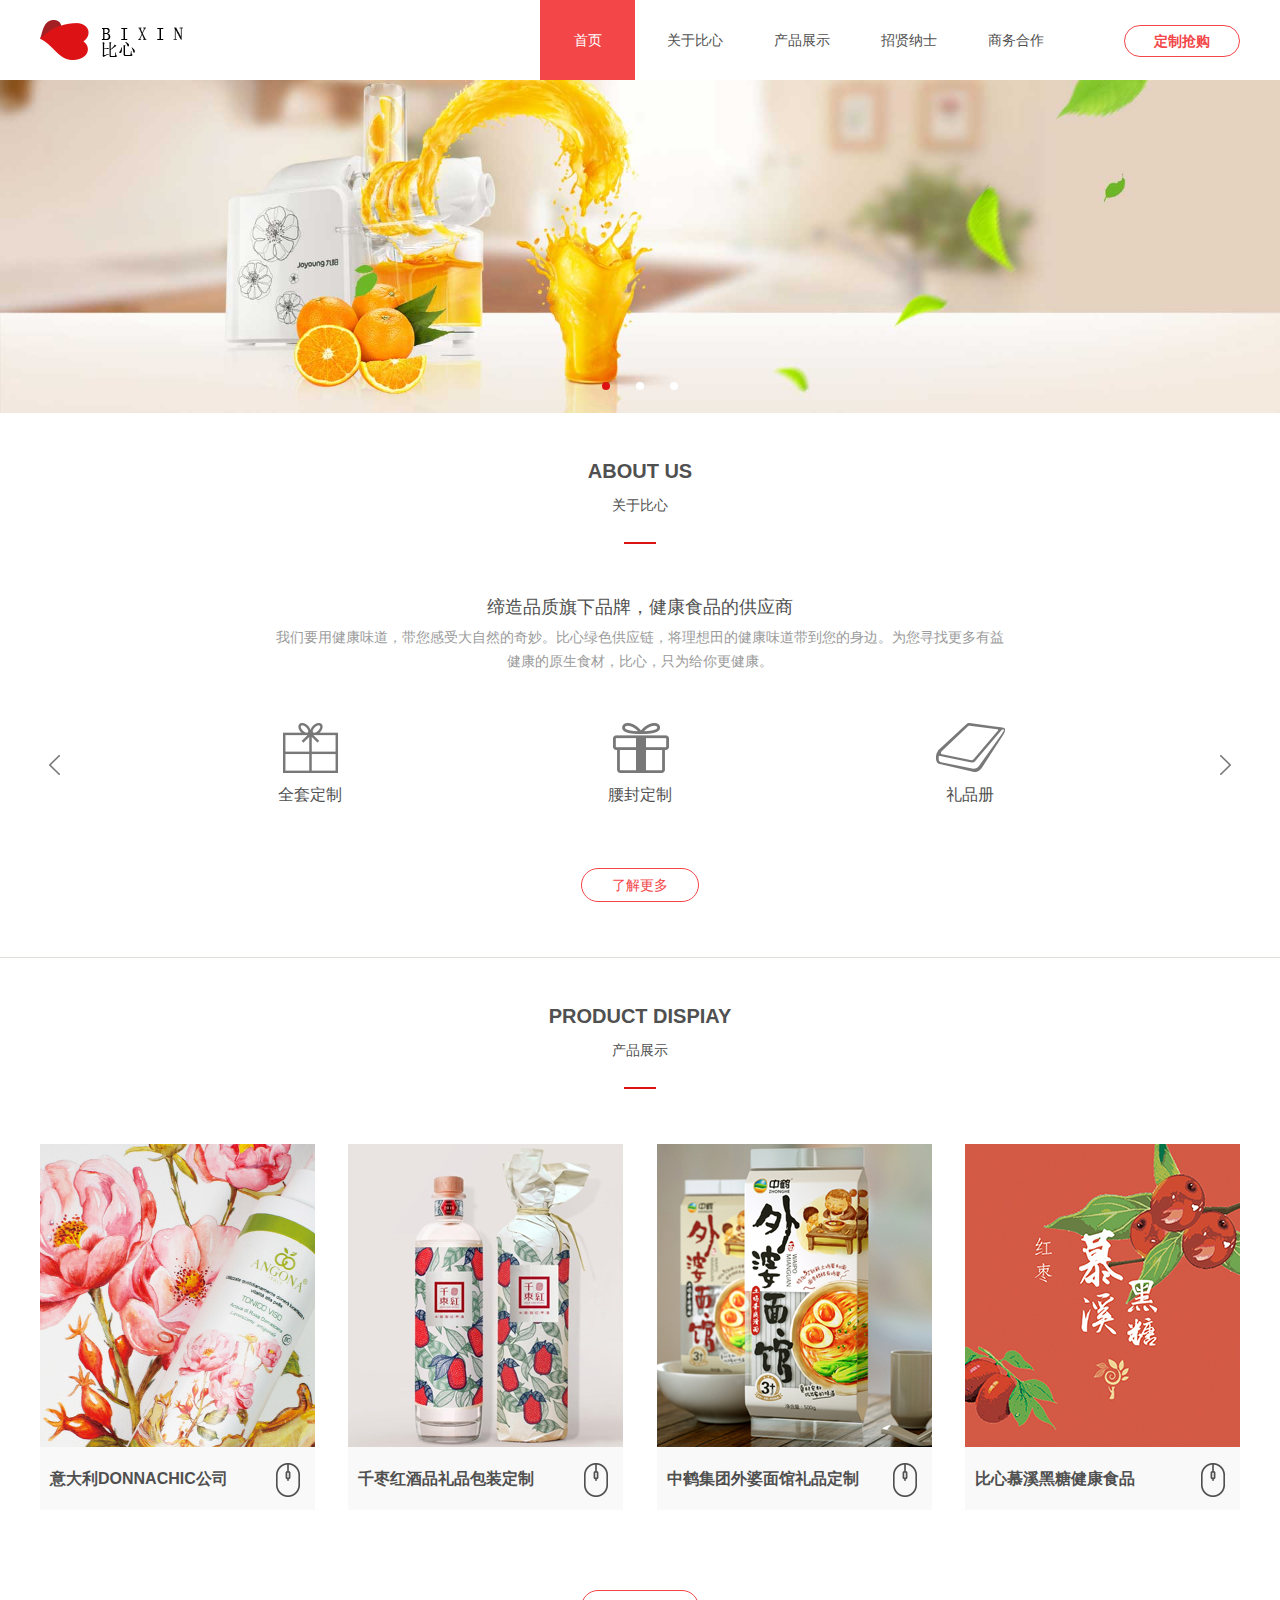
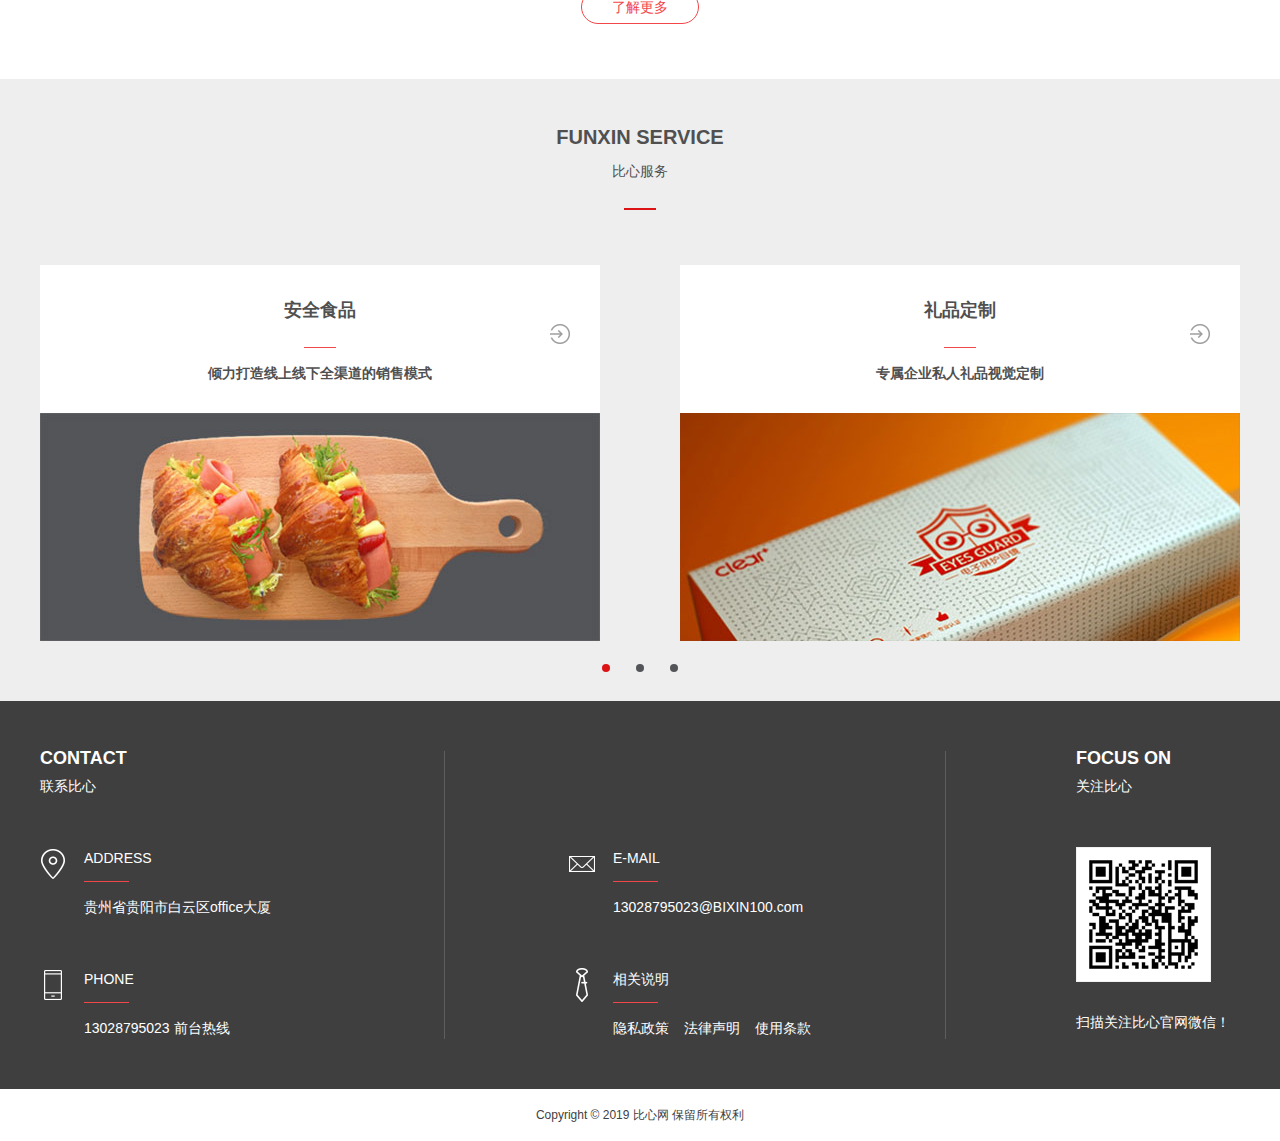
<file: index.html>
﻿<!DOCTYPE html>
<html>
<head>
<meta charset="UTF-8">
<title>首页</title>
<link rel="stylesheet" href="css/default.css" />
<link rel="stylesheet" href="css/index.css" />
<script type="text/javascript" src="js/jquery-1.8.0.min.js" ></script>
<script type="text/javascript" src="js/jquery.superslide.2.1.1.js" ></script>
<script type="text/javascript" src="js/index.js" ></script>
</head>
<body>
<!--header-->
<div class="headerWrap">
	<div class="header w1200 cleafix">
		<!--logo-->
		<div class="logo fl"><a href="#"><img src="picture/logo.png" /></a></div>
		<!--nav-->
		<ul id="nav" class="nav clearfix">
			<li class="nLi on">
				<h3><a href="#">首页</a></h3>
			</li>
			<li class="nLi">
				<h3><a href="about.html">关于比心</a></h3>
				<ul class="sub">
					<li><a href="company_overview.html">企业概述</a></li>
					<li><a href="development.html">发展历程</a></li>
					<li><a href="enterprise_vision.html">理想愿景</a></li>
				</ul>
			</li>
			<li class="nLi">
				<h3><a href="show.html">产品展示</a></h3>
				<ul class="sub">
					<li><a href="show.html">全套定制</a></li>
					<li><a href="show.html">封腰定制</a></li>
					<li><a href="show.html">礼品册</a></li>
				</ul>
			</li>
			<li class="nLi ">
				<h3><a href="accepted.html">招贤纳士</a></h3>
			</li>
			<li class="nLi">
				<h3><a href="cooperation.html">商务合作</a></h3>
			</li>
		</ul>
		<!--定制抢购-->
		<div class="heaR"><a href="qianggou.html">定制抢购</a></div>
	</div>
</div>
<!--banner-->
<div class="slideBox">
	<div class="hd">
		<ul><li></li><li></li><li></li></ul>
	</div>
	<div class="bd">
		<ul>
			<li><a href="#"><img src="picture/banner.jpg" /></a></li>
			<li><a href="#"><img src="picture/banner.jpg" /></a></li>
			<li><a href="#"><img src="picture/banner.jpg" /></a></li>
		</ul>
	</div>
</div>
<!--页面主体部分-->
<!--关于比心-->
<div class="mainBox">
	<div class="main w1200">
		<div class="mainTitle">
			<h2>ABOUT  US</h2>
			<h3>关于比心</h3>
			<em></em>
		</div>
		<!--图片轮播-->
		<div class="Picshuff">
			<h2>缔造品质旗下品牌，健康食品的供应商</h2>
			<p>我们要用健康味道，带您感受大自然的奇妙。比心绿色供应链，将理想田的健康味道带到您的身边。为您寻找更多有益<br />健康的原生食材，比心，只为给你更健康。</p>
			<div class="picScroll-left">
				<div class="hd">
					<a class="next"></a>
					<a class="prev"></a>
				</div>
				<div class="bd">
					<ul class="picList cleafix">
						<li>
							<a href="#">
								<i class="ico"></i>
								<p>全套定制</p>
							</a>
						</li>
						<li>
							<a href="#">
								<i class="ico1"></i>
								<p>腰封定制</p>
							</a>
						</li>
						<li>
							<a href="#">
								<i class="ico2"></i>
								<p>礼品册</p>
							</a>
						</li>
					</ul>
				</div>
			</div>
			<h3 class="More"><a href="#">了解更多</a></h3>
		</div>
	</div>
</div>
<!--产品展示-->
<div class="mainBox mainBox1">
	<div class="main w1200">
		<div class="mainTitle">
			<h2>PRODUCT  DISPIAY</h2>
			<h3>产品展示</h3>
			<em></em>
		</div>
		<div class="show_bot show_bot1">
			<ul class="cleafix">
				<li>
					<a href="#">
						<i><img src="picture/pic1.jpg"></i>
						<p>意大利DONNACHIC公司<em></em></p>
					</a>
				</li>
				<li>
					<a href="#">
						<i><img src="picture/pic2.jpg"></i>
						<p>千枣红酒品礼品包装定制<em></em></p>
					</a>
				</li>
				<li>
					<a href="#">
						<i><img src="picture/pic3.jpg"></i>
						<p>中鹤集团外婆面馆礼品定制<em></em></p>
					</a>
				</li>
				<li>
					<a href="#">
						<i><img src="picture/pic4.jpg"></i>
						<p>比心慕溪黑糖健康食品<em></em></p>
					</a>
				</li>
			</ul>
			<h3 class="More"><a href="#">了解更多</a></h3>
		</div>
	</div>
</div>
<!--比心服务-->
<div class="mainBox mainBox2">
	<div class="main w1200">
		<div class="mainTitle">
			<h2>FUNXIN  SERVICE</h2>
			<h3>比心服务</h3>
			<em></em>
		</div>
		<div class="server_b">
			<div class="hd">
				<ul><li></li><li></li><li></li></ul>
			</div>
			<div class="bd">
				<ul class="cleafix">
					<li>
						<div>
							<a href="#">
								<div class="serTxt">
									<h2>安全食品</h2>
									<em></em>
									<p>倾力打造线上线下全渠道的销售模式</p>
									<span></span>
								</div>
								<div class="serPic"><img src="picture/img1.jpg"></div>
							</a>
						</div>
						<div>
							<a href="#">
								<div class="serTxt">
									<h2>礼品定制</h2>
									<em></em>
									<p>专属企业私人礼品视觉定制</p>
									<span></span>
								</div>
								<div class="serPic"><img src="picture/img2.jpg"></div>
							</a>
						</div>
					</li>
					<li>
						<div>
							<a href="#">
								<div class="serTxt">
									<h2>安全食品</h2>
									<em></em>
									<p>倾力打造线上线下全渠道的销售模式</p>
									<span></span>
								</div>
								<div class="serPic"><img src="picture/img1.jpg"></div>
							</a>
						</div>
						<div>
							<a href="#">
								<div class="serTxt">
									<h2>礼品定制</h2>
									<em></em>
									<p>专属企业私人礼品视觉定制</p>
									<span></span>
								</div>
								<div class="serPic"><img src="picture/img2.jpg"></div>
							</a>
						</div>
					</li>
					<li>
						<div>
							<a href="#">
								<div class="serTxt">
									<h2>安全食品</h2>
									<em></em>
									<p>倾力打造线上线下全渠道的销售模式</p>
									<span></span>
								</div>
								<div class="serPic"><img src="picture/img1.jpg"></div>
							</a>
						</div>
						<div>
							<a href="#">
								<div class="serTxt">
									<h2>礼品定制</h2>
									<em></em>
									<p>专属企业私人礼品视觉定制</p>
									<span></span>
								</div>
								<div class="serPic"><img src="picture/img2.jpg"></div>
							</a>
						</div>
					</li>
				</ul>
			</div>
		</div>
	</div>
</div>
<!--footer-->
<div class="footerWrap">
	<div class="footer w1200 cleafix">
		<ul>
			<li>
				<h2>CONTACT</h2>
				<h3>联系比心</h3>
				<div class="fooM cleafix">
					<i><img src="picture/ico_btn1.png"></i>
					<div class="divTxt fl">
						<h4>ADDRESS</h4>
						<em></em>
						<p>贵州省贵阳市白云区office大厦</p>
					</div>
				</div>
				<div class="fooM cleafix">
					<i><img src="picture/ico_btn2.png"></i>
					<div class="divTxt fl">
						<h4>PHONE</h4>
						<em></em>
						<p>13028795023   前台热线</p>
					</div>
				</div>
			</li>
			<li>
				<h2>&nbsp;</h2>
				<h3>&nbsp;</h3>
				<div class="fooM cleafix">
					<i><img src="picture/ico_btn3.png"></i>
					<div class="divTxt fl">
						<h4>E-MAIL</h4>
						<em></em>
						<p>13028795023@BIXIN100.com</p>
					</div>
				</div>
				<div class="fooM cleafix">
					<i><img src="picture/ico_btn4.png"></i>
					<div class="divTxt fl">
						<h4>相关说明</h4>
						<em></em>
						<p><a href="#">隐私政策</a><a href="#">法律声明</a><a href="#">使用条款</a></p>
					</div>
				</div>
			</li>
			<li>
				<h2>FOCUS  ON</h2>
				<h3>关注比心</h3>
				<span><img src="picture/webchat.png" /></span>
				<p>扫描关注比心官网微信！</p>
			</li>
		</ul>
	</div>
	<div class="fooTxt">Copyright © 2019  比心网  保留所有权利 <a href="#" target="_blank"></a></div>
</div>
</body>
</html>
</file>
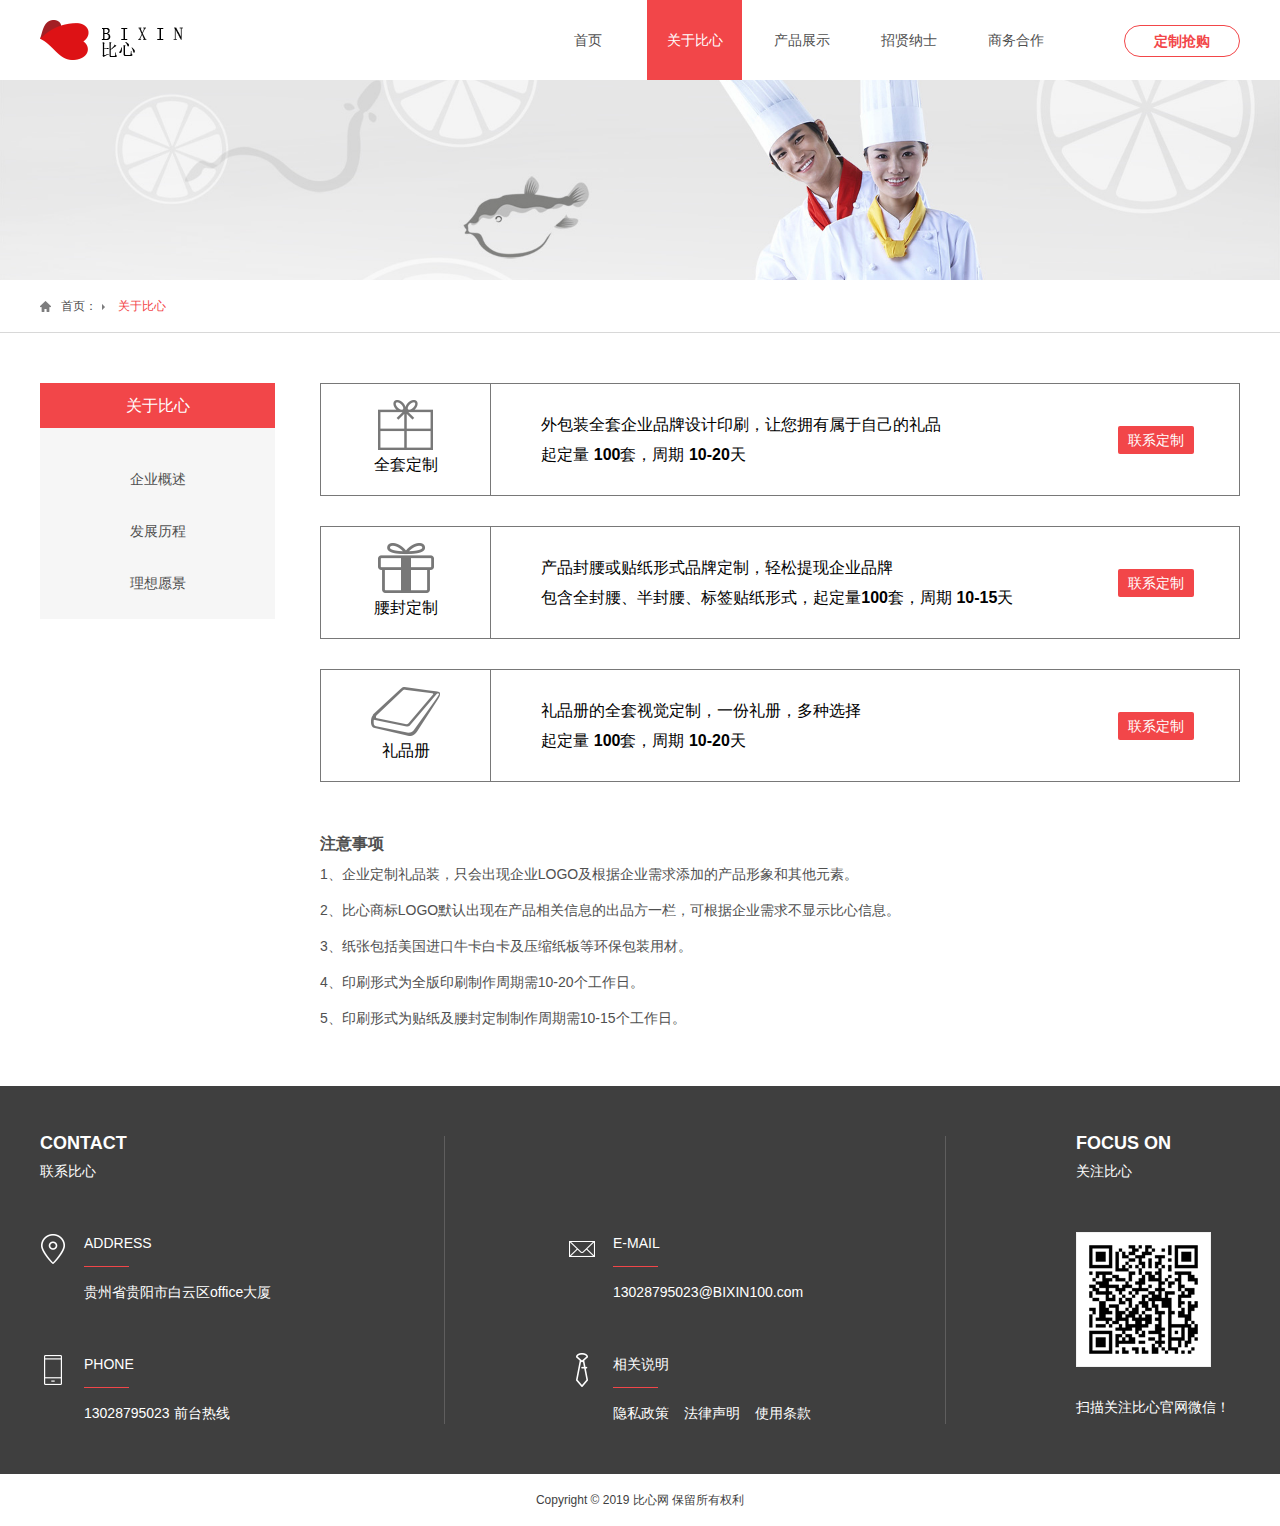
<file: about.html>
﻿<!DOCTYPE html>
<html>
<head>
<meta charset="UTF-8">
<title>关于比心</title>
<link rel="stylesheet" href="css/default.css" />
<link rel="stylesheet" href="css/index.css" />
<script type="text/javascript" src="js/jquery-1.8.0.min.js" ></script>
<script type="text/javascript" src="js/jquery.superslide.2.1.1.js" ></script>
<script type="text/javascript" src="js/index.js" ></script>
</head>
<body>
<!--header-->
<div class="headerWrap cleafix">
	<div class="header w1200 cleafix">
		<!--logo-->
		<div class="logo fl"><a href="#"><img src="picture/logo.png" /></a></div>
		<!--nav-->
		<ul id="nav" class="nav clearfix">
			<li class="nLi">
				<h3><a href="index.html">首页</a></h3>
			</li>
			<li class="nLi on">
				<h3><a href="about.html">关于比心</a></h3>
				<ul class="sub">
					<li><a href="company_overview.html">企业概述</a></li>
					<li><a href="development.html">发展历程</a></li>
					<li><a href="enterprise_vision.html">理想愿景</a></li>
				</ul>
			</li>
			<li class="nLi">
				<h3><a href="show.html">产品展示</a></h3>
				<ul class="sub">
					<li><a href="show.html">全套定制</a></li>
					<li><a href="show.html">封腰定制</a></li>
					<li><a href="show.html">礼品册</a></li>
				</ul>
			</li>
			<li class="nLi ">
				<h3><a href="accepted.html">招贤纳士</a></h3>
			</li>
			<li class="nLi">
				<h3><a href="cooperation.html">商务合作</a></h3>
			</li>
		</ul>
		<!--定制抢购-->
		<div class="heaR"><a href="qianggou.html">定制抢购</a></div>
	</div>
</div>
<!--banner-->
<div class="z_banner cleafix">
	<a href="#"><img src="picture/z_banner2.jpg"></a>
</div>
<!--addresss-->
<div class="addresswrap cleafix">
	<div class="addresss">
		<h2><a href="#">首页：</a><img src="picture/zjt_icon.png"><a href="#" class="cur">关于比心</a></h2>
	</div>
</div>
<!--content-->
<div class="develop_con">
	<div class="develop_L">
		<dl>
			<dt>关于比心</dt>
			<dd><a href="company_overview.html">企业概述</a></dd>
			<dd><a href="development.html">发展历程</a></dd>
			<dd><a href="#">理想愿景</a></dd>
		</dl>
	</div>
	<div class="develop_R">
		<table cellpadding="0" cellspacing="0">
			<tr height="113px">
				<td width="172" class="td">
					<img src="picture/z_about_icon1.png">
					<p>全套定制</p>
				</td>
				<td width="753">
					<div class="left">
						<p>外包装全套企业品牌设计印刷，让您拥有属于自己的礼品<br />起定量 <b >100</b>套，周期 <b >10-20</b>天</p>
					</div>
					<a href="#" class="contact">联系定制</a>
				</td>
			</tr>
			<tr height="30"></tr>
			<tr height="113px">
				<td width="172" class="td">
					<img src="picture/z_about_icon2.png">
					<p>腰封定制</p>
				</td>
				<td width="753">
					<div class="left">
						<p>产品封腰或贴纸形式品牌定制，轻松提现企业品牌<br />包含全封腰、半封腰、标签贴纸形式，起定量<b >100</b>套，周期 <b >10-15</b>天</p>
					</div>
					<a href="#" class="contact">联系定制</a>
				</td>
			</tr>
			<tr height="30"></tr>
			<tr height="113px">
				<td width="172" class="td">
					<img src="picture/z_about_icon3.png">
					<p>礼品册</p>
				</td>
				<td width="753">
					<div class="left">
						<p>礼品册的全套视觉定制，一份礼册，多种选择<br />起定量 <b >100</b>套，周期 <b >10-20</b>天</p>
					</div>
					<a href="#" class="contact">联系定制</a>
				</td>
			</tr>
		</table>
		<h2 class="h2">注意事项</h2>
		<p class="p1">1、企业定制礼品装，只会出现企业LOGO及根据企业需求添加的产品形象和其他元素。</p>
		<p class="p1">2、比心商标LOGO默认出现在产品相关信息的出品方一栏，可根据企业需求不显示比心信息。</p>
		<p class="p1">3、纸张包括美国进口牛卡白卡及压缩纸板等环保包装用材。</p>
		<p class="p1">4、印刷形式为全版印刷制作周期需10-20个工作日。</p>
		<p class="p1">5、印刷形式为贴纸及腰封定制制作周期需10-15个工作日。</p>
	</div>
</div>
<!--footer-->
<div class="footerWrap">
	<div class="footer w1200 cleafix">
		<ul>
			<li>
				<h2>CONTACT</h2>
				<h3>联系比心</h3>
				<div class="fooM cleafix">
					<i><img src="picture/ico_btn1.png"></i>
					<div class="divTxt fl">
						<h4>ADDRESS</h4>
						<em></em>
						<p>贵州省贵阳市白云区office大厦</p>
					</div>
				</div>
				<div class="fooM cleafix">
					<i><img src="picture/ico_btn2.png"></i>
					<div class="divTxt fl">
						<h4>PHONE</h4>
						<em></em>
						<p>13028795023   前台热线</p>
					</div>
				</div>
			</li>
			<li>
				<h2>&nbsp;</h2>
				<h3>&nbsp;</h3>
				<div class="fooM cleafix">
					<i><img src="picture/ico_btn3.png"></i>
					<div class="divTxt fl">
						<h4>E-MAIL</h4>
						<em></em>
						<p>13028795023@BIXIN100.com</p>
					</div>
				</div>
				<div class="fooM cleafix">
					<i><img src="picture/ico_btn4.png"></i>
					<div class="divTxt fl">
						<h4>相关说明</h4>
						<em></em>
						<p><a href="#">隐私政策</a><a href="#">法律声明</a><a href="#">使用条款</a></p>
					</div>
				</div>
			</li>
			<li>
				<h2>FOCUS  ON</h2>
				<h3>关注比心</h3>
				<span><img src="picture/webchat.png" /></span>
				<p>扫描关注比心官网微信！</p>
			</li>
		</ul>
	</div>
	<div class="fooTxt">Copyright © 2019  比心网  保留所有权利 <a href="#" target="_blank"></a></div>
</div>
</body>
</html>
</file>
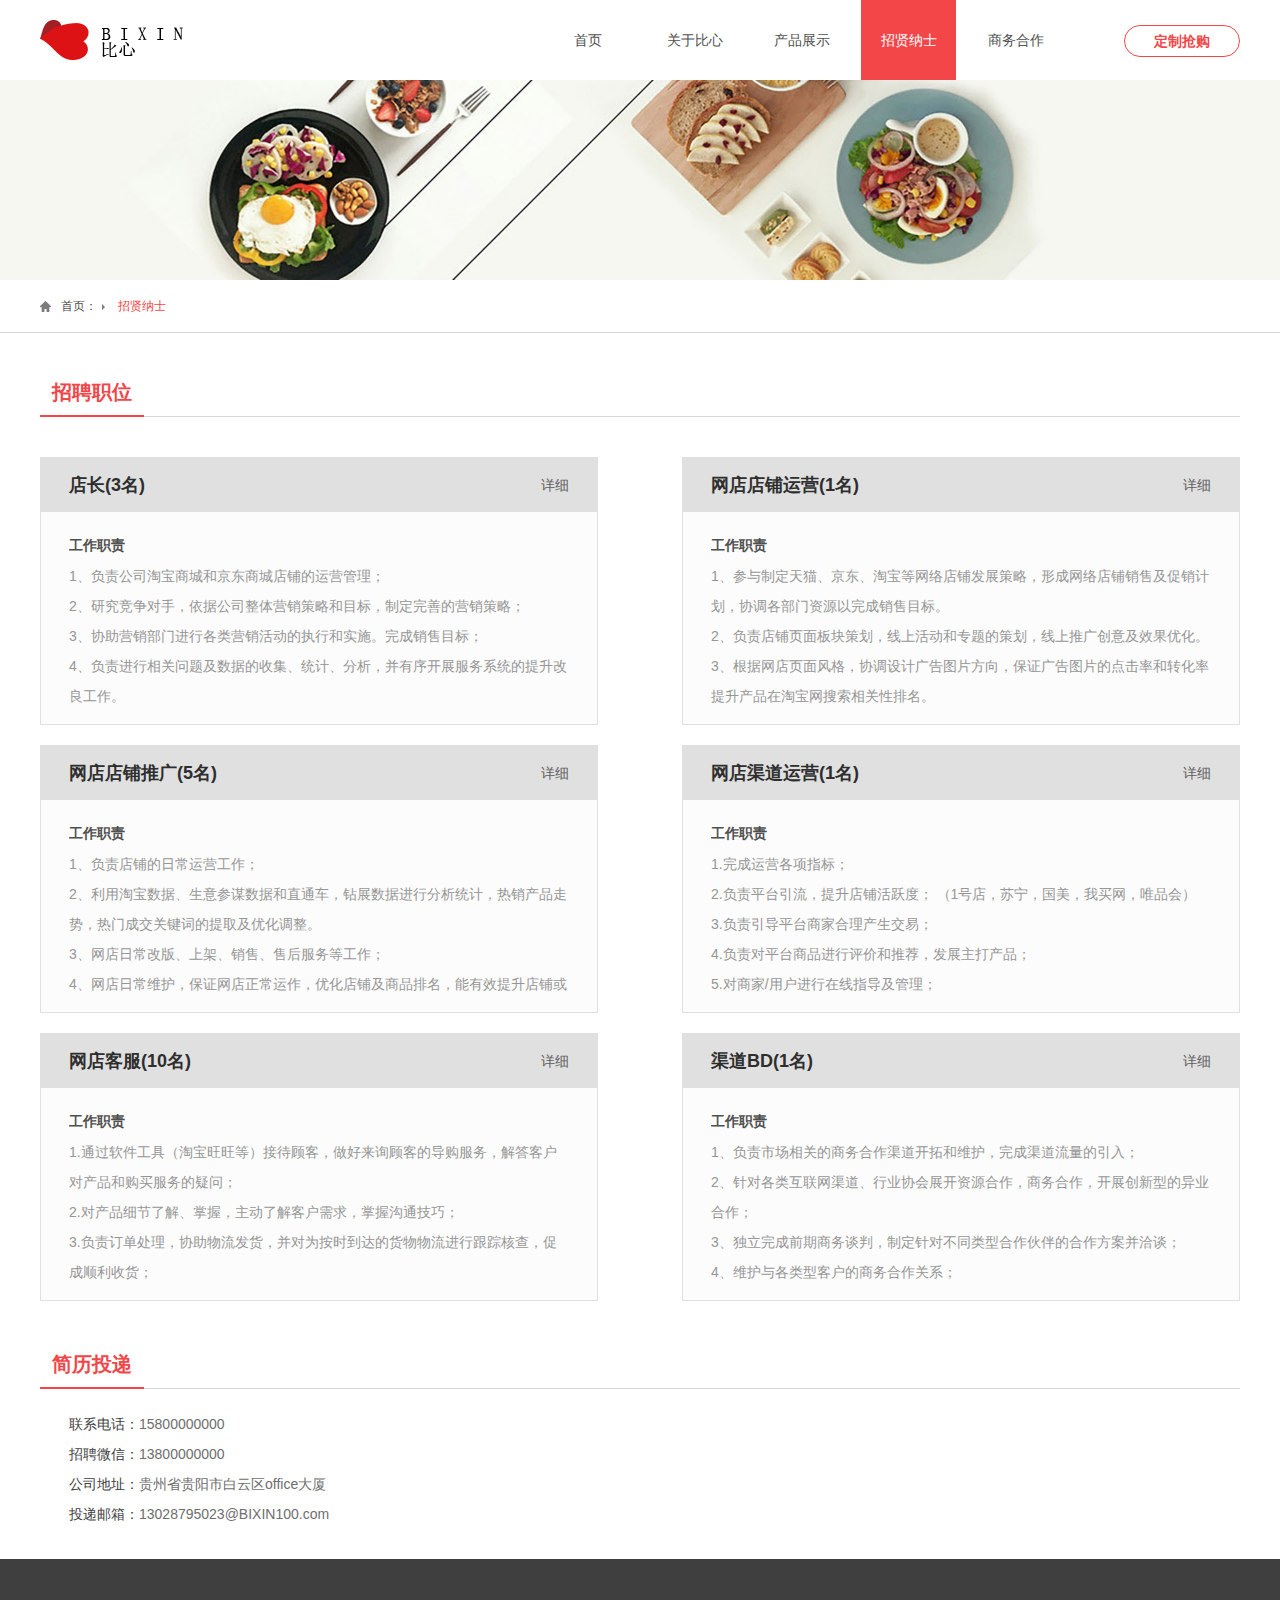
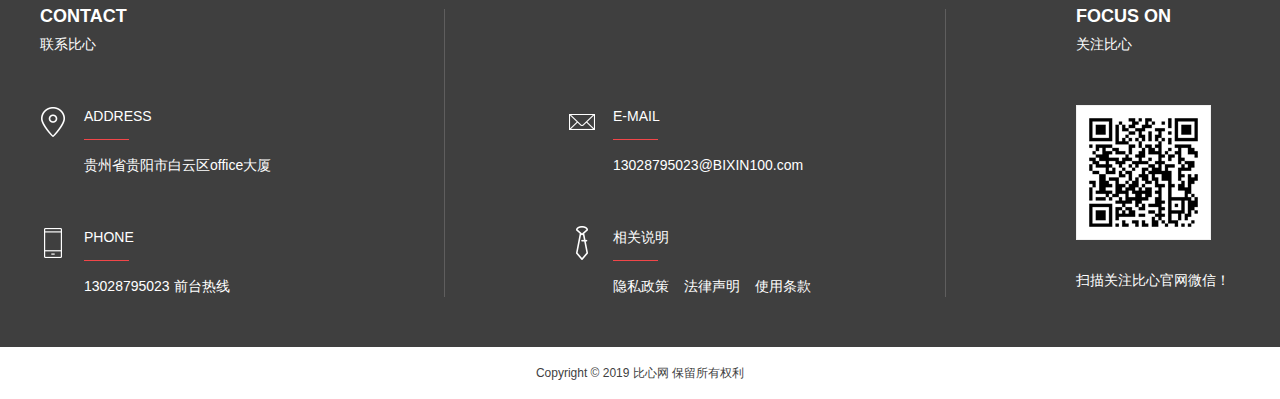
<file: accepted.html>
﻿<!DOCTYPE html>
<html>
<head>
<meta charset="UTF-8">
<title>招贤纳士</title>
<link rel="stylesheet" href="css/default.css" />
<link rel="stylesheet" href="css/index.css" />
<script type="text/javascript" src="js/jquery-1.8.0.min.js" ></script>
<script type="text/javascript" src="js/jquery.superslide.2.1.1.js" ></script>
<script type="text/javascript" src="js/index.js" ></script>
</head>
<body>
<!--header-->
<div class="headerWrap">
	<div class="header w1200 cleafix">
		<!--logo-->
		<div class="logo fl"><a href="#"><img src="picture/logo.png" /></a></div>
		<!--nav-->
		<ul id="nav" class="nav clearfix">
			<li class="nLi">
				<h3><a href="index.html">首页</a></h3>
			</li>
			<li class="nLi">
				<h3><a href="about.html">关于比心</a></h3>
				<ul class="sub">
					<li><a href="company_overview.html">企业概述</a></li>
					<li><a href="development.html">发展历程</a></li>
					<li><a href="enterprise_vision.html">理想愿景</a></li>
				</ul>
			</li>
			<li class="nLi">
				<h3><a href="show.html">产品展示</a></h3>
				<ul class="sub">
					<li><a href="show.html">全套定制</a></li>
					<li><a href="show.html">封腰定制</a></li>
					<li><a href="show.html">礼品册</a></li>
				</ul>
			</li>
			<li class="nLi on">
				<h3><a href="accepted.html">招贤纳士</a></h3>
			</li>
			<li class="nLi">
				<h3><a href="cooperation.html">商务合作</a></h3>
			</li>
		</ul>
		<!--定制抢购-->
		<div class="heaR"><a href="qianggou.html">定制抢购</a></div>
	</div>
</div>
<!--banner-->
<div class="z_banner cleafix">
	<a href="#"><img src="picture/z_banner1.jpg"></a>
</div>
<!--addresss-->
<div class="addresswrap cleafix">
	<div class="addresss">
		<h2><a href="#">首页：</a><img src="picture/zjt_icon.png"><a class="cur" href="#">招贤纳士</a></h2>
	</div>
</div>
<!--招贤纳士 页面主体部分-->
<div class="accepMain">
	<div class="accep w1200">
		<div class="accepTitle"><span>招聘职位</span></div>
		<div class="accepBom cleafix">
			<ul>
				<li>
					<h2>店长(3名)<span class="details">详细</span></h2>
					<div class="accList">
						<h3>工作职责</h3>
						<p>1、负责公司淘宝商城和京东商城店铺的运营管理；</p>
						<p>2、研究竞争对手，依据公司整体营销策略和目标，制定完善的营销策略；</p>
						<p>3、协助营销部门进行各类营销活动的执行和实施。完成销售目标；</p>
						<p>4、负责进行相关问题及数据的收集、统计、分析，并有序开展服务系统的提升改良工作。</p>
					</div>
				</li>
				<li>
					<h2>网店店铺运营(1名)<span class="details">详细</span></h2>
					<div class="accList">
						<h3>工作职责</h3>
						<p>1、参与制定天猫、京东、淘宝等网络店铺发展策略，形成网络店铺销售及促销计划，协调各部门资源以完成销售目标。</p>
						<p>2、负责店铺页面板块策划，线上活动和专题的策划，线上推广创意及效果优化。</p>
						<p>3、根据网店页面风格，协调设计广告图片方向，保证广告图片的点击率和转化率提升产品在淘宝网搜索相关性排名。</p>
					</div>
				</li>
				<li>
					<h2>网店店铺推广(5名)<span class="details">详细</span></h2>
					<div class="accList">
						<h3>工作职责</h3>
						<p>1、负责店铺的日常运营工作；
						<p>2、利用淘宝数据、生意参谋数据和直通车，钻展数据进行分析统计，热销产品走势，热门成交关键词的提取及优化调整。</p>
						<p>3、网店日常改版、上架、销售、售后服务等工作；</p>
						<p>4、网店日常维护，保证网店正常运作，优化店铺及商品排名，能有效提升店铺或</p>
					</div>
				</li>
				<li>
					<h2>网店渠道运营(1名)<span class="details">详细</span></h2>
					<div class="accList">
						<h3>工作职责</h3>
						<p>1.完成运营各项指标；</p>
						<p>2.负责平台引流，提升店铺活跃度； （1号店，苏宁，国美，我买网，唯品会）</p>
						<p>3.负责引导平台商家合理产生交易；</p>
						<p>4.负责对平台商品进行评价和推荐，发展主打产品；</p>
						<p>5.对商家/用户进行在线指导及管理；</p>
					</div>
				</li>
				<li>
					<h2>网店客服(10名)<span class="details">详细</span></h2>
					<div class="accList">
						<h3>工作职责</h3>
						<p>1.通过软件工具（淘宝旺旺等）接待顾客，做好来询顾客的导购服务，解答客户对产品和购买服务的疑问；</p>
						<p>2.对产品细节了解、掌握，主动了解客户需求，掌握沟通技巧；</p>
						<p>3.负责订单处理，协助物流发货，并对为按时到达的货物物流进行跟踪核查，促成顺利收货；</p>
					</div>
				</li>
				<li>
					<h2>渠道BD(1名)<span class="details">详细</span></h2>
					<div class="accList">
						<h3>工作职责</h3>
						<p>1、负责市场相关的商务合作渠道开拓和维护，完成渠道流量的引入；</p>
						<p>2、针对各类互联网渠道、行业协会展开资源合作，商务合作，开展创新型的异业合作；</p>
						<p>3、独立完成前期商务谈判，制定针对不同类型合作伙伴的合作方案并洽谈；</p>
						<p>4、维护与各类型客户的商务合作关系；</p>
					</div>
				</li>
			</ul>
		</div>
		<div class="accepTitle"><span>简历投递</span></div>
		<div class="resume">
			<p><span>联系电话：</span>15800000000 </p>
			<p><span>招聘微信：</span>13800000000 </p>
			<p><span>公司地址：</span>贵州省贵阳市白云区office大厦 </p>
			<p><span>投递邮箱：</span>13028795023@BIXIN100.com</p>
		</div>
	</div>
</div>
<!--弹出层-->
<div id="TB_overlayBG"></div>
<!--<div class="layerWrap">-->
	<div class="layer">
		<div class="close"><img src="picture/close.png" /></div>
		<h2>店长(3名)</h2>
		<div class="accList">
			<h3>工作职责</h3>
			<p>1、负责公司淘宝商城和京东商城店铺的运营管理；</p>
			<p>2、研究竞争对手，依据公司整体营销策略和目标，制定完善的营销策略；</p>
			<p>3、协助营销部门进行各类营销活动的执行和实施。完成销售目标；</p>
			<p>4、负责进行相关问题及数据的收集、统计、分析，并有序开展服务系统的提升改良工作。</p>
			<h3 class="accH3">任职资格</h3>
			<p>1、2年以上淘宝，京东店铺管理经验。</p>
			<p>2、对淘宝，京东会员的购物心理有充分的认知，有较强的市场感知能力，敏锐的把握市场动态方向。对淘宝，京东站内各种宣传推广非常熟悉、了解，能够有效的运用。</p>
			<p>3、熟悉淘宝，京东商城的运作管理，熟悉淘宝，京东商城的运营环境、平台制定的交易规则、推广ROI、网站广告资源；</p>
			<p>4、精通淘宝，京东后台系统的运用。熟悉产品的上架，页面编辑，产品图片编辑，价格的制定。精通淘宝商城前台陈列系统（店内分类、推荐系统、搜索系统等）；能对店面布局和版面的改善提出持续的改进意见，并能和相关人员协调解决问题。</p>
			<p>5、较好的人际沟通能力，组织协调，应变能力，具有强烈的责任心和事业心。为人诚信正直，有超强的耐心，能够以愉悦的态度为客户提供优质服务。</p>
		</div>
	</div>
	<div class="layer">
		<div class="close"><img src="picture/close.png" /></div>
		<h2>网店店铺运营(3名)</h2>
		<div class="accList">
			<h3>工作职责</h3>
			<p>1、负责公司淘宝商城和京东商城店铺的运营管理；</p>
			<p>2、研究竞争对手，依据公司整体营销策略和目标，制定完善的营销策略；</p>
			<p>3、协助营销部门进行各类营销活动的执行和实施。完成销售目标；</p>
			<p>4、负责进行相关问题及数据的收集、统计、分析，并有序开展服务系统的提升改良工作。</p>
			<h3 class="accH3">任职资格</h3>
			<p>1、2年以上淘宝，京东店铺管理经验。</p>
			<p>2、对淘宝，京东会员的购物心理有充分的认知，有较强的市场感知能力，敏锐的把握市场动态方向。对淘宝，京东站内各种宣传推广非常熟悉、了解，能够有效的运用。</p>
			<p>3、熟悉淘宝，京东商城的运作管理，熟悉淘宝，京东商城的运营环境、平台制定的交易规则、推广ROI、网站广告资源；</p>
			<p>4、精通淘宝，京东后台系统的运用。熟悉产品的上架，页面编辑，产品图片编辑，价格的制定。精通淘宝商城前台陈列系统（店内分类、推荐系统、搜索系统等）；能对店面布局和版面的改善提出持续的改进意见，并能和相关人员协调解决问题。</p>
			<p>5、较好的人际沟通能力，组织协调，应变能力，具有强烈的责任心和事业心。为人诚信正直，有超强的耐心，能够以愉悦的态度为客户提供优质服务。</p>
		</div>
	</div>
	<div class="layer">
		<div class="close"><img src="picture/close.png" /></div>
		<h2>网店店铺推广(3名)</h2>
		<div class="accList">
			<h3>工作职责</h3>
			<p>1、负责公司淘宝商城和京东商城店铺的运营管理；</p>
			<p>2、研究竞争对手，依据公司整体营销策略和目标，制定完善的营销策略；</p>
			<p>3、协助营销部门进行各类营销活动的执行和实施。完成销售目标；</p>
			<p>4、负责进行相关问题及数据的收集、统计、分析，并有序开展服务系统的提升改良工作。</p>
			<h3 class="accH3">任职资格</h3>
			<p>1、2年以上淘宝，京东店铺管理经验。</p>
			<p>2、对淘宝，京东会员的购物心理有充分的认知，有较强的市场感知能力，敏锐的把握市场动态方向。对淘宝，京东站内各种宣传推广非常熟悉、了解，能够有效的运用。</p>
			<p>3、熟悉淘宝，京东商城的运作管理，熟悉淘宝，京东商城的运营环境、平台制定的交易规则、推广ROI、网站广告资源；</p>
			<p>4、精通淘宝，京东后台系统的运用。熟悉产品的上架，页面编辑，产品图片编辑，价格的制定。精通淘宝商城前台陈列系统（店内分类、推荐系统、搜索系统等）；能对店面布局和版面的改善提出持续的改进意见，并能和相关人员协调解决问题。</p>
			<p>5、较好的人际沟通能力，组织协调，应变能力，具有强烈的责任心和事业心。为人诚信正直，有超强的耐心，能够以愉悦的态度为客户提供优质服务。</p>
		</div>
	</div>
	<div class="layer">
		<div class="close"><img src="picture/close.png" /></div>
		<h2>网店渠道运营(3名)</h2>
		<div class="accList">
			<h3>工作职责</h3>
			<p>1、负责公司淘宝商城和京东商城店铺的运营管理；</p>
			<p>2、研究竞争对手，依据公司整体营销策略和目标，制定完善的营销策略；</p>
			<p>3、协助营销部门进行各类营销活动的执行和实施。完成销售目标；</p>
			<p>4、负责进行相关问题及数据的收集、统计、分析，并有序开展服务系统的提升改良工作。</p>
			<h3 class="accH3">任职资格</h3>
			<p>1、2年以上淘宝，京东店铺管理经验。</p>
			<p>2、对淘宝，京东会员的购物心理有充分的认知，有较强的市场感知能力，敏锐的把握市场动态方向。对淘宝，京东站内各种宣传推广非常熟悉、了解，能够有效的运用。</p>
			<p>3、熟悉淘宝，京东商城的运作管理，熟悉淘宝，京东商城的运营环境、平台制定的交易规则、推广ROI、网站广告资源；</p>
			<p>4、精通淘宝，京东后台系统的运用。熟悉产品的上架，页面编辑，产品图片编辑，价格的制定。精通淘宝商城前台陈列系统（店内分类、推荐系统、搜索系统等）；能对店面布局和版面的改善提出持续的改进意见，并能和相关人员协调解决问题。</p>
			<p>5、较好的人际沟通能力，组织协调，应变能力，具有强烈的责任心和事业心。为人诚信正直，有超强的耐心，能够以愉悦的态度为客户提供优质服务。</p>
		</div>
	</div>
	<div class="layer">
		<div class="close"><img src="picture/close.png" /></div>
		<h2>网店客服(3名)</h2>
		<div class="accList">
			<h3>工作职责</h3>
			<p>1、负责公司淘宝商城和京东商城店铺的运营管理；</p>
			<p>2、研究竞争对手，依据公司整体营销策略和目标，制定完善的营销策略；</p>
			<p>3、协助营销部门进行各类营销活动的执行和实施。完成销售目标；</p>
			<p>4、负责进行相关问题及数据的收集、统计、分析，并有序开展服务系统的提升改良工作。</p>
			<h3 class="accH3">任职资格</h3>
			<p>1、2年以上淘宝，京东店铺管理经验。</p>
			<p>2、对淘宝，京东会员的购物心理有充分的认知，有较强的市场感知能力，敏锐的把握市场动态方向。对淘宝，京东站内各种宣传推广非常熟悉、了解，能够有效的运用。</p>
			<p>3、熟悉淘宝，京东商城的运作管理，熟悉淘宝，京东商城的运营环境、平台制定的交易规则、推广ROI、网站广告资源；</p>
			<p>4、精通淘宝，京东后台系统的运用。熟悉产品的上架，页面编辑，产品图片编辑，价格的制定。精通淘宝商城前台陈列系统（店内分类、推荐系统、搜索系统等）；能对店面布局和版面的改善提出持续的改进意见，并能和相关人员协调解决问题。</p>
			<p>5、较好的人际沟通能力，组织协调，应变能力，具有强烈的责任心和事业心。为人诚信正直，有超强的耐心，能够以愉悦的态度为客户提供优质服务。</p>
		</div>
	</div>
	<div class="layer">
		<div class="close"><img src="picture/close.png" /></div>
		<h2>渠道BD(3名)</h2>
		<div class="accList">
			<h3>工作职责</h3>
			<p>1、负责公司淘宝商城和京东商城店铺的运营管理；</p>
			<p>2、研究竞争对手，依据公司整体营销策略和目标，制定完善的营销策略；</p>
			<p>3、协助营销部门进行各类营销活动的执行和实施。完成销售目标；</p>
			<p>4、负责进行相关问题及数据的收集、统计、分析，并有序开展服务系统的提升改良工作。</p>
			<h3 class="accH3">任职资格</h3>
			<p>1、2年以上淘宝，京东店铺管理经验。</p>
			<p>2、对淘宝，京东会员的购物心理有充分的认知，有较强的市场感知能力，敏锐的把握市场动态方向。对淘宝，京东站内各种宣传推广非常熟悉、了解，能够有效的运用。</p>
			<p>3、熟悉淘宝，京东商城的运作管理，熟悉淘宝，京东商城的运营环境、平台制定的交易规则、推广ROI、网站广告资源；</p>
			<p>4、精通淘宝，京东后台系统的运用。熟悉产品的上架，页面编辑，产品图片编辑，价格的制定。精通淘宝商城前台陈列系统（店内分类、推荐系统、搜索系统等）；能对店面布局和版面的改善提出持续的改进意见，并能和相关人员协调解决问题。</p>
			<p>5、较好的人际沟通能力，组织协调，应变能力，具有强烈的责任心和事业心。为人诚信正直，有超强的耐心，能够以愉悦的态度为客户提供优质服务。</p>
		</div>
	</div>
<!--</div>-->

<!--footer-->
<div class="footerWrap">
	<div class="footer w1200 cleafix">
		<ul>
			<li>
				<h2>CONTACT</h2>
				<h3>联系比心</h3>
				<div class="fooM cleafix">
					<i><img src="picture/ico_btn1.png"></i>
					<div class="divTxt fl">
						<h4>ADDRESS</h4>
						<em></em>
						<p>贵州省贵阳市白云区office大厦</p>
					</div>
				</div>
				<div class="fooM cleafix">
					<i><img src="picture/ico_btn2.png"></i>
					<div class="divTxt fl">
						<h4>PHONE</h4>
						<em></em>
						<p>13028795023   前台热线</p>
					</div>
				</div>
			</li>
			<li>
				<h2>&nbsp;</h2>
				<h3>&nbsp;</h3>
				<div class="fooM cleafix">
					<i><img src="picture/ico_btn3.png"></i>
					<div class="divTxt fl">
						<h4>E-MAIL</h4>
						<em></em>
						<p>13028795023@BIXIN100.com</p>
					</div>
				</div>
				<div class="fooM cleafix">
					<i><img src="picture/ico_btn4.png"></i>
					<div class="divTxt fl">
						<h4>相关说明</h4>
						<em></em>
						<p><a href="#">隐私政策</a><a href="#">法律声明</a><a href="#">使用条款</a></p>
					</div>
				</div>
			</li>
			<li>
				<h2>FOCUS  ON</h2>
				<h3>关注比心</h3>
				<span><img src="picture/webchat.png" /></span>
				<p>扫描关注比心官网微信！</p>
			</li>
		</ul>
	</div>
	<div class="fooTxt">Copyright © 2019  比心网  保留所有权利 <a href="#" target="_blank"></a></div>
</div>
</body>
</html>
</file>
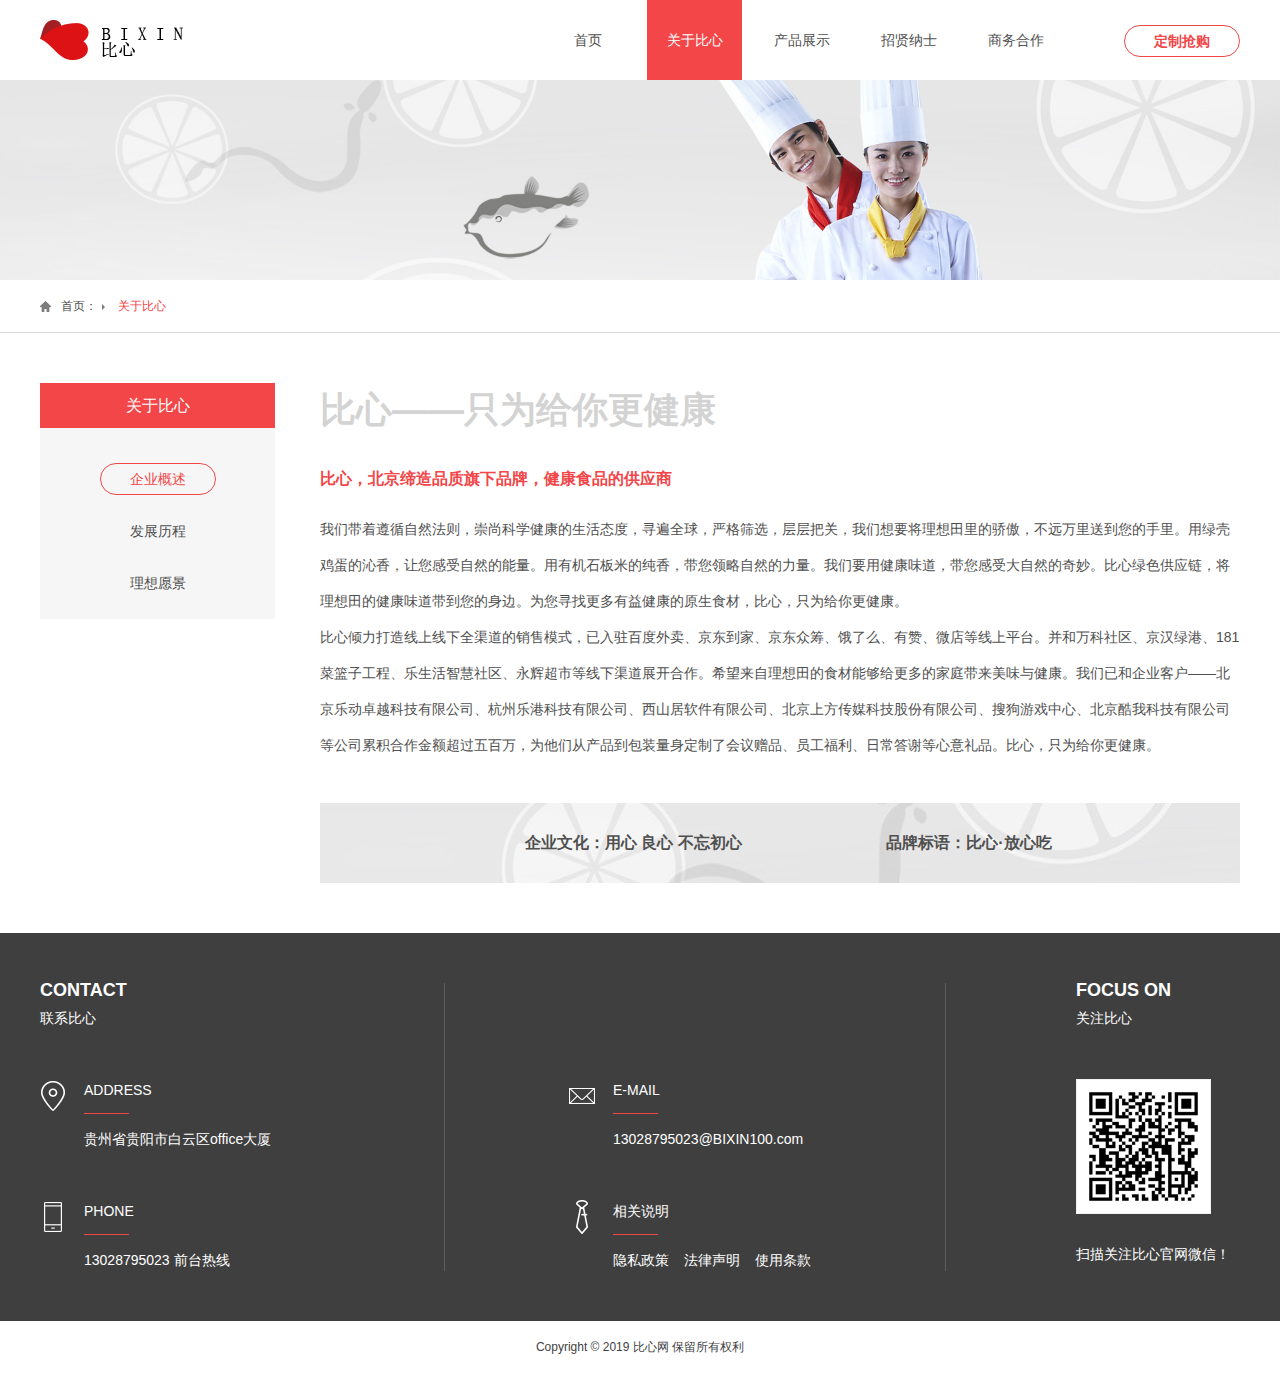
<file: company_overview.html>
﻿<!DOCTYPE html>
<html>
<head>
<meta charset="UTF-8">
<title>企业概述</title>
<link rel="stylesheet" href="css/default.css" />
<link rel="stylesheet" href="css/index.css" />
<script type="text/javascript" src="js/jquery-1.8.0.min.js" ></script>
<script type="text/javascript" src="js/jquery.superslide.2.1.1.js" ></script>
<script type="text/javascript" src="js/index.js" ></script>
</head>
<body>
<!--header-->
<div class="headerWrap cleafix">
	<div class="header w1200 cleafix">
		<!--logo-->
		<div class="logo fl"><a href="#"><img src="picture/logo.png" /></a></div>
		<!--nav-->
		<ul id="nav" class="nav clearfix">
			<li class="nLi">
				<h3><a href="index.html">首页</a></h3>
			</li>
			<li class="nLi on">
				<h3><a href="about.html">关于比心</a></h3>
				<ul class="sub">
					<li><a href="company_overview.html">企业概述</a></li>
					<li><a href="development.html">发展历程</a></li>
					<li><a href="enterprise_vision.html">理想愿景</a></li>
				</ul>
			</li>
			<li class="nLi">
				<h3><a href="show.html">产品展示</a></h3>
				<ul class="sub">
					<li><a href="show.html">全套定制</a></li>
					<li><a href="show.html">封腰定制</a></li>
					<li><a href="show.html">礼品册</a></li>
				</ul>
			</li>
			<li class="nLi ">
				<h3><a href="accepted.html">招贤纳士</a></h3>
			</li>
			<li class="nLi">
				<h3><a href="cooperation.html">商务合作</a></h3>
			</li>
		</ul>
		<!--定制抢购-->
		<div class="heaR"><a href="qianggou.html">定制抢购</a></div>
	</div>
</div>
<!--banner-->
<div class="z_banner cleafix">
	<a href="#"><img src="picture/z_banner2.jpg"></a>
</div>
<!--addresss-->
<div class="addresswrap cleafix">
	<div class="addresss">
		<h2><a href="#">首页：</a><img src="picture/zjt_icon.png"><a href="#" class="cur">关于比心</a></h2>
	</div>
</div>
<!--content-->
<div class="develop_con">
	<div class="develop_L">
		<dl>
			<dt>关于比心</dt>
			<dd><a href="company_overview.html" class="cur">企业概述</a></dd>
			<dd><a href="development.html">发展历程</a></dd>
			<dd><a href="enterprise_vision.html">理想愿景</a></dd>
		</dl>
	</div>
	<div class="develop_R">
		<h2 class="title">比心——只为给你更健康</h2>
		<h3>比心，北京缔造品质旗下品牌，健康食品的供应商</h3>
		<p class="p1">我们带着遵循自然法则，崇尚科学健康的生活态度，寻遍全球，严格筛选，层层把关，我们想要将理想田里的骄傲，不远万里送到您的手里。用绿壳鸡蛋的沁香，让您感受自然的能量。用有机石板米的纯香，带您领略自然的力量。我们要用健康味道，带您感受大自然的奇妙。比心绿色供应链，将理想田的健康味道带到您的身边。为您寻找更多有益健康的原生食材，比心，只为给你更健康。</p>
		<p class="p1">比心倾力打造线上线下全渠道的销售模式，已入驻百度外卖、京东到家、京东众筹、饿了么、有赞、微店等线上平台。并和万科社区、京汉绿港、181菜篮子工程、乐生活智慧社区、永辉超市等线下渠道展开合作。希望来自理想田的食材能够给更多的家庭带来美味与健康。我们已和企业客户——北京乐动卓越科技有限公司、杭州乐港科技有限公司、西山居软件有限公司、北京上方传媒科技股份有限公司、搜狗游戏中心、北京酷我科技有限公司等公司累积合作金额超过五百万，为他们从产品到包装量身定制了会议赠品、员工福利、日常答谢等心意礼品。比心，只为给你更健康。</p>
		<div class="company_con">
			<p>企业文化：用心 良心 不忘初心 <em>品牌标语：比心·放心吃</em></p>
		</div>
	</div>
</div>
<!--footer-->
<div class="footerWrap">
	<div class="footer w1200 cleafix">
		<ul>
			<li>
				<h2>CONTACT</h2>
				<h3>联系比心</h3>
				<div class="fooM cleafix">
					<i><img src="picture/ico_btn1.png"></i>
					<div class="divTxt fl">
						<h4>ADDRESS</h4>
						<em></em>
						<p>贵州省贵阳市白云区office大厦</p>
					</div>
				</div>
				<div class="fooM cleafix">
					<i><img src="picture/ico_btn2.png"></i>
					<div class="divTxt fl">
						<h4>PHONE</h4>
						<em></em>
						<p>13028795023   前台热线</p>
					</div>
				</div>
			</li>
			<li>
				<h2>&nbsp;</h2>
				<h3>&nbsp;</h3>
				<div class="fooM cleafix">
					<i><img src="picture/ico_btn3.png"></i>
					<div class="divTxt fl">
						<h4>E-MAIL</h4>
						<em></em>
						<p>13028795023@BIXIN100.com</p>
					</div>
				</div>
				<div class="fooM cleafix">
					<i><img src="picture/ico_btn4.png"></i>
					<div class="divTxt fl">
						<h4>相关说明</h4>
						<em></em>
						<p><a href="#">隐私政策</a><a href="#">法律声明</a><a href="#">使用条款</a></p>
					</div>
				</div>
			</li>
			<li>
				<h2>FOCUS  ON</h2>
				<h3>关注比心</h3>
				<span><img src="picture/webchat.png" /></span>
				<p>扫描关注比心官网微信！</p>
			</li>
		</ul>
	</div>
	<div class="fooTxt">Copyright © 2019  比心网  保留所有权利 <a href="#" target="_blank"></a></div>
</div>
</body>
</html>
</file>
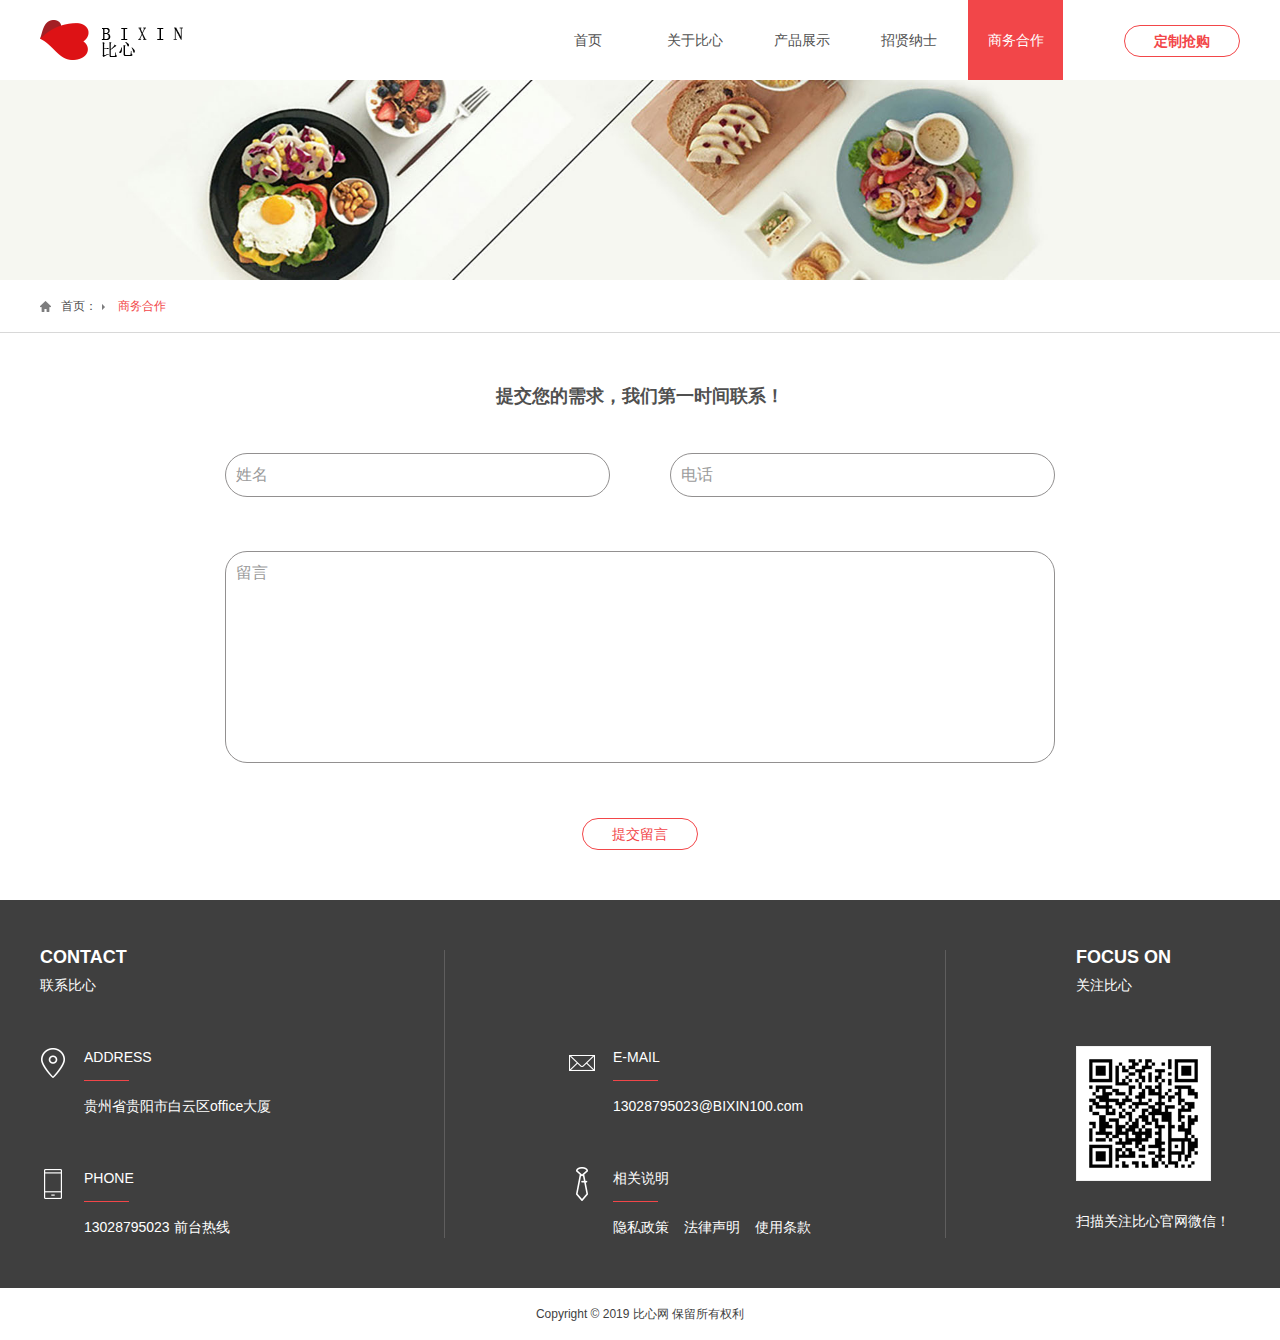
<file: cooperation.html>
﻿<!DOCTYPE html>
<html>
<head>
<meta charset="UTF-8">
<title>商务合作</title>
<link rel="stylesheet" href="css/default.css" />
<link rel="stylesheet" href="css/index.css" />
<script type="text/javascript" src="js/jquery-1.8.0.min.js" ></script>
<script type="text/javascript" src="js/jquery.superslide.2.1.1.js" ></script>
<script type="text/javascript" src="js/index.js" ></script>
</head>
<body>
<!--header-->
<div class="headerWrap">
	<div class="header w1200 cleafix">
		<!--logo-->
		<div class="logo fl"><a href="#"><img src="picture/logo.png" /></a></div>
		<!--nav-->
		<ul id="nav" class="nav clearfix">
			<li class="nLi">
				<h3><a href="index.html">首页</a></h3>
			</li>
			<li class="nLi">
				<h3><a href="about.html">关于比心</a></h3>
				<ul class="sub">
					<li><a href="company_overview.html">企业概述</a></li>
					<li><a href="development.html">发展历程</a></li>
					<li><a href="enterprise_vision.html">理想愿景</a></li>
				</ul>
			</li>
			<li class="nLi">
				<h3><a href="show.html">产品展示</a></h3>
				<ul class="sub">
					<li><a href="show.html">全套定制</a></li>
					<li><a href="show.html">封腰定制</a></li>
					<li><a href="show.html">礼品册</a></li>
				</ul>
			</li>
			<li class="nLi ">
				<h3><a href="accepted.html">招贤纳士</a></h3>
			</li>
			<li class="nLi on">
				<h3><a href="cooperation.html">商务合作</a></h3>
			</li>
		</ul>
		<!--定制抢购-->
		<div class="heaR"><a href="qianggou.html">定制抢购</a></div>
	</div>
</div>
<!--banner-->
<div class="z_banner cleafix">
	<a href="#"><img src="picture/z_banner1.jpg"></a>
</div>
<!--addresss-->
<div class="addresswrap cleafix">
	<div class="addresss">
		<h2><a href="#">首页：</a><img src="picture/zjt_icon.png"><a class="cur" href="#">商务合作</a></h2>
	</div>
</div>
<!--商务合作   页面主体部分-->
<div class="cooperMain">
	<div class="cooper">
		<h2>提交您的需求，我们第一时间联系！</h2>
		<form class="cooForm">
			<h1 class="cleafix">
				<input id="testA" onClick="test1()"  onblur="test2()" type="text" class="formTxt" value="姓名" />
				<input id="testB" onClick="test5()"  onblur="test6()" type="text" class="formTxt" value="电话" />
			</h1>
			<textarea id="testC" onClick="test7()"  onblur="test8()" value="留言">留言</textarea>
			<input type="button" value="提交留言" class="formBut" />
		</form>
	</div>
</div>
<!--footer-->
<div class="footerWrap">
	<div class="footer w1200 cleafix">
		<ul>
			<li>
				<h2>CONTACT</h2>
				<h3>联系比心</h3>
				<div class="fooM cleafix">
					<i><img src="picture/ico_btn1.png"></i>
					<div class="divTxt fl">
						<h4>ADDRESS</h4>
						<em></em>
						<p>贵州省贵阳市白云区office大厦</p>
					</div>
				</div>
				<div class="fooM cleafix">
					<i><img src="picture/ico_btn2.png"></i>
					<div class="divTxt fl">
						<h4>PHONE</h4>
						<em></em>
						<p>13028795023   前台热线</p>
					</div>
				</div>
			</li>
			<li>
				<h2>&nbsp;</h2>
				<h3>&nbsp;</h3>
				<div class="fooM cleafix">
					<i><img src="picture/ico_btn3.png"></i>
					<div class="divTxt fl">
						<h4>E-MAIL</h4>
						<em></em>
						<p>13028795023@BIXIN100.com</p>
					</div>
				</div>
				<div class="fooM cleafix">
					<i><img src="picture/ico_btn4.png"></i>
					<div class="divTxt fl">
						<h4>相关说明</h4>
						<em></em>
						<p><a href="#">隐私政策</a><a href="#">法律声明</a><a href="#">使用条款</a></p>
					</div>
				</div>
			</li>
			<li>
				<h2>FOCUS  ON</h2>
				<h3>关注比心</h3>
				<span><img src="picture/webchat.png" /></span>
				<p>扫描关注比心官网微信！</p>
			</li>
		</ul>
	</div>
	<div class="fooTxt">Copyright © 2019  比心网  保留所有权利 <a href="#" target="_blank"></a></div>
</div>
</body>
</html>
</file>
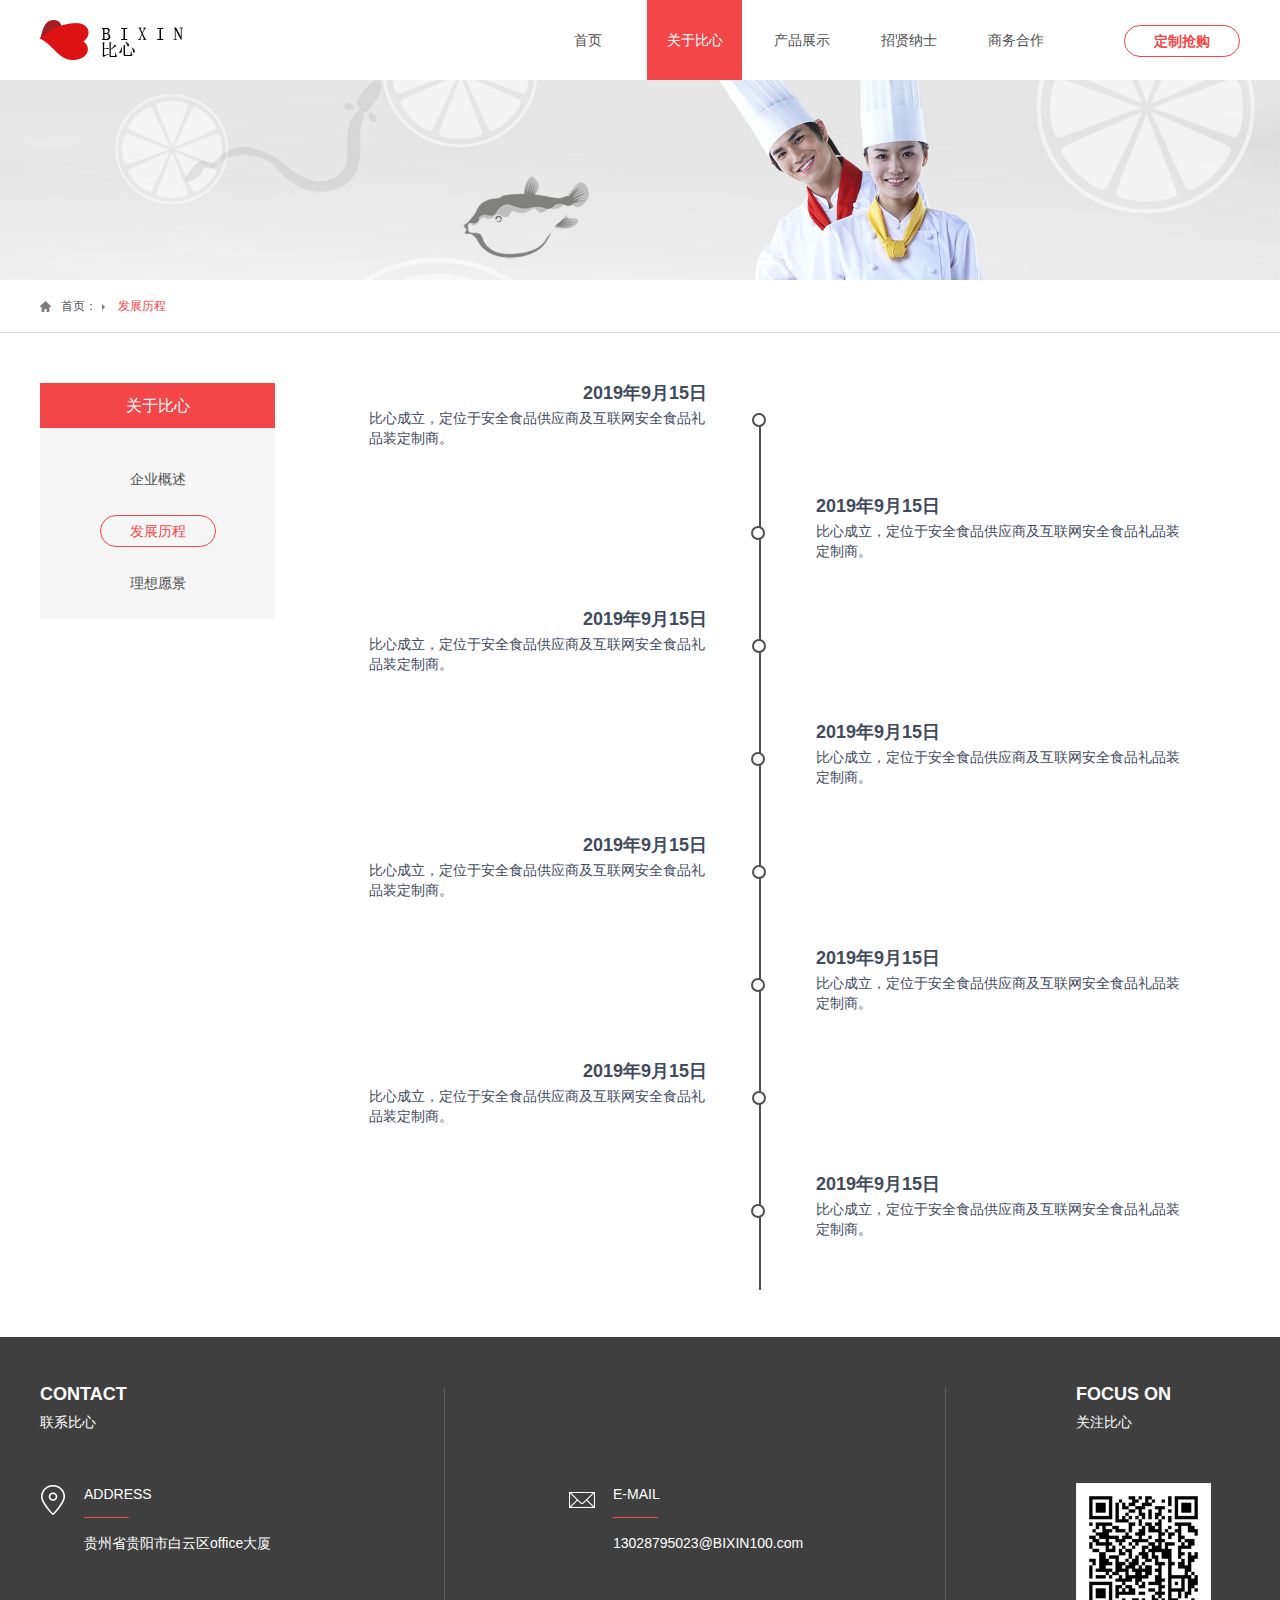
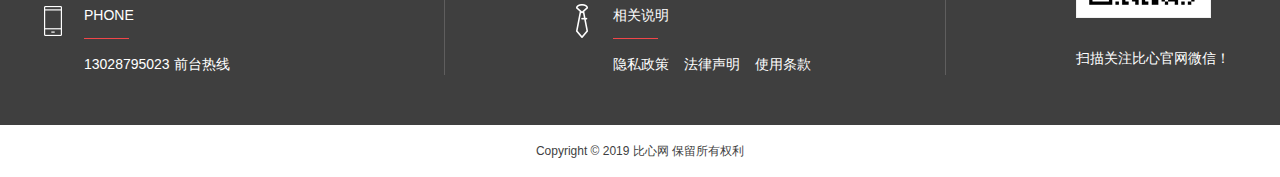
<file: development.html>
﻿<!DOCTYPE html>
<html>
<head>
<meta charset="UTF-8">
<title>发展历程</title>
<link rel="stylesheet" href="css/default.css" />
<link rel="stylesheet" href="css/index.css" />
<script type="text/javascript" src="js/jquery-1.8.0.min.js" ></script>
<script type="text/javascript" src="js/jquery.superslide.2.1.1.js" ></script>
<script type="text/javascript" src="js/index.js" ></script>
</head>
<body>
<!--header-->
<div class="headerWrap cleafix">
	<div class="header w1200 cleafix">
		<!--logo-->
		<div class="logo fl"><a href="#"><img src="picture/logo.png" /></a></div>
		<!--nav-->
		<ul id="nav" class="nav clearfix">
			<li class="nLi">
				<h3><a href="index.html">首页</a></h3>
			</li>
			<li class="nLi on">
				<h3><a href="about.html">关于比心</a></h3>
				<ul class="sub">
					<li><a href="company_overview.html">企业概述</a></li>
					<li><a href="development.html">发展历程</a></li>
					<li><a href="enterprise_vision.html">理想愿景</a></li>
				</ul>
			</li>
			<li class="nLi">
				<h3><a href="show.html">产品展示</a></h3>
				<ul class="sub">
					<li><a href="show.html">全套定制</a></li>
					<li><a href="show.html">封腰定制</a></li>
					<li><a href="show.html">礼品册</a></li>
				</ul>
			</li>
			<li class="nLi ">
				<h3><a href="accepted.html">招贤纳士</a></h3>
			</li>
			<li class="nLi">
				<h3><a href="cooperation.html">商务合作</a></h3>
			</li>
		</ul>
		<!--定制抢购-->
		<div class="heaR"><a href="qianggou.html">定制抢购</a></div>
	</div>
</div>
<!--banner-->
<div class="z_banner cleafix">
	<a href="#"><img src="picture/z_banner2.jpg"></a>
</div>
<!--addresss-->
<div class="addresswrap cleafix">
	<div class="addresss">
		<h2><a href="#">首页：</a><img src="picture/zjt_icon.png"><a href="#" class="cur">发展历程</a></h2>
	</div>
</div>
<!--content-->
<div class="develop_con">
	<div class="develop_L">
		<dl>
			<dt>关于比心</dt>
			<dd><a href="company_overview.html">企业概述</a></dd>
			<dd><a href="development.html" class="cur">发展历程</a></dd>
			<dd><a href="enterprise_vision.html">理想愿景</a></dd>
		</dl>
	</div>
	<div class="develop_R">
		<div class="develop-list">
			<div class="develop-line"></div>
			<div class="develop-list-left">
				<em class="ico-dev-leader"></em>
				<h4>2019年9月15日</h4>
				<p>比心成立，定位于安全食品供应商及互联网安全食品礼品装定制商。</p>
			</div>
			<div class="develop-list-right">
				<em class="ico-dev-leader"></em>
				<h4>2019年9月15日</h4>
				<p>比心成立，定位于安全食品供应商及互联网安全食品礼品装定制商。</p>
			</div>
			<div class="develop-list-left">
				<em class="ico-dev-leader"></em>
				<h4>2019年9月15日</h4>
				<p>比心成立，定位于安全食品供应商及互联网安全食品礼品装定制商。</p>
			</div>
			<div class="develop-list-right">
				<em class="ico-dev-leader"></em>
				<h4>2019年9月15日</h4>
				<p>比心成立，定位于安全食品供应商及互联网安全食品礼品装定制商。</p>
			</div>
			<div class="develop-list-left">
				<em class="ico-dev-leader"></em>
				<h4>2019年9月15日</h4>
				<p>比心成立，定位于安全食品供应商及互联网安全食品礼品装定制商。</p>
			</div>
			<div class="develop-list-right">
				<em class="ico-dev-leader"></em>
				<h4>2019年9月15日</h4>
				<p>比心成立，定位于安全食品供应商及互联网安全食品礼品装定制商。</p>
			</div>
			<div class="develop-list-left">
				<em class="ico-dev-leader"></em>
				<h4>2019年9月15日</h4>
				<p>比心成立，定位于安全食品供应商及互联网安全食品礼品装定制商。</p>
			</div>
			<div class="develop-list-right">
				<em class="ico-dev-leader"></em>
				<h4>2019年9月15日</h4>
				<p>比心成立，定位于安全食品供应商及互联网安全食品礼品装定制商。</p>
			</div>
		</div>
	</div>
</div>
<!--footer-->
<div class="footerWrap">
	<div class="footer w1200 cleafix">
		<ul>
			<li>
				<h2>CONTACT</h2>
				<h3>联系比心</h3>
				<div class="fooM cleafix">
					<i><img src="picture/ico_btn1.png"></i>
					<div class="divTxt fl">
						<h4>ADDRESS</h4>
						<em></em>
						<p>贵州省贵阳市白云区office大厦</p>
					</div>
				</div>
				<div class="fooM cleafix">
					<i><img src="picture/ico_btn2.png"></i>
					<div class="divTxt fl">
						<h4>PHONE</h4>
						<em></em>
						<p>13028795023   前台热线</p>
					</div>
				</div>
			</li>
			<li>
				<h2>&nbsp;</h2>
				<h3>&nbsp;</h3>
				<div class="fooM cleafix">
					<i><img src="picture/ico_btn3.png"></i>
					<div class="divTxt fl">
						<h4>E-MAIL</h4>
						<em></em>
						<p>13028795023@BIXIN100.com</p>
					</div>
				</div>
				<div class="fooM cleafix">
					<i><img src="picture/ico_btn4.png"></i>
					<div class="divTxt fl">
						<h4>相关说明</h4>
						<em></em>
						<p><a href="#">隐私政策</a><a href="#">法律声明</a><a href="#">使用条款</a></p>
					</div>
				</div>
			</li>
			<li>
				<h2>FOCUS  ON</h2>
				<h3>关注比心</h3>
				<span><img src="picture/webchat.png" /></span>
				<p>扫描关注比心官网微信！</p>
			</li>
		</ul>
	</div>
	<div class="fooTxt">Copyright © 2019  比心网  保留所有权利 <a href="#" target="_blank"></a></div>
</div>
</body>
</html>
</file>
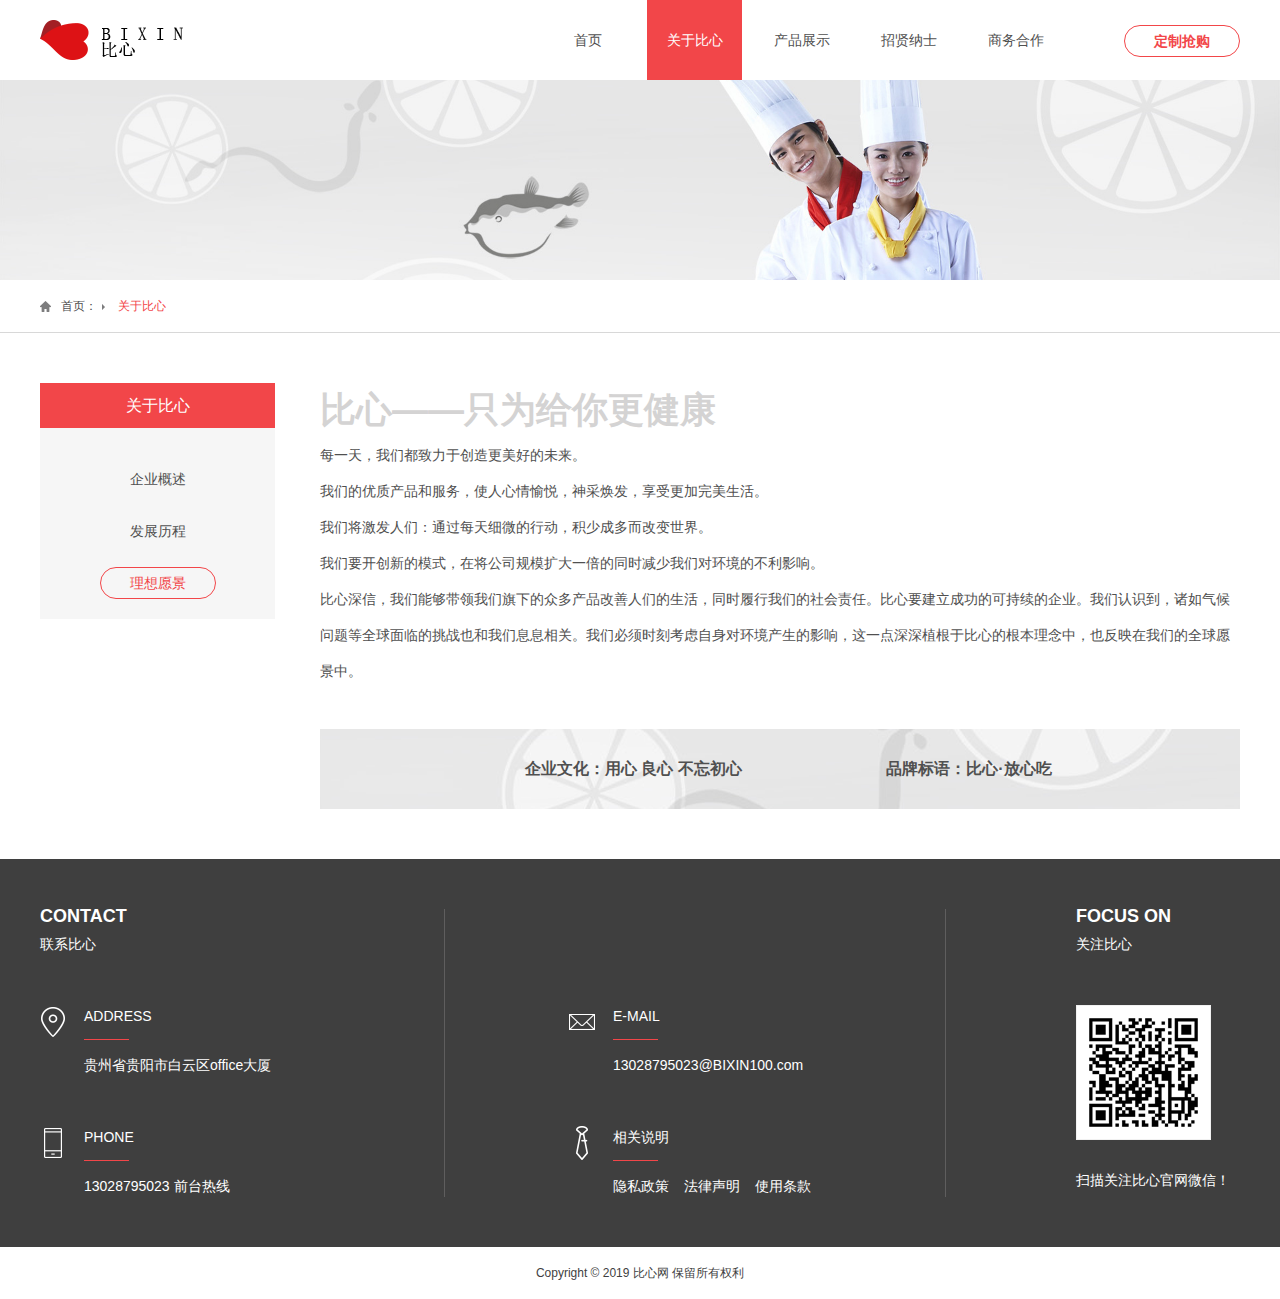
<file: enterprise_vision.html>
﻿<!DOCTYPE html>
<html>
<head>
<meta charset="UTF-8">
<title>企业概述</title>
<link rel="stylesheet" href="css/default.css" />
<link rel="stylesheet" href="css/index.css" />
<script type="text/javascript" src="js/jquery-1.8.0.min.js" ></script>
<script type="text/javascript" src="js/jquery.superslide.2.1.1.js" ></script>
<script type="text/javascript" src="js/index.js" ></script>
</head>
<body>
<!--header-->
<div class="headerWrap cleafix">
	<div class="header w1200 cleafix">
		<!--logo-->
		<div class="logo fl"><a href="#"><img src="picture/logo.png" /></a></div>
		<!--nav-->
		<ul id="nav" class="nav clearfix">
			<li class="nLi">
				<h3><a href="index.html">首页</a></h3>
			</li>
			<li class="nLi on">
				<h3><a href="about.html">关于比心</a></h3>
				<ul class="sub">
					<li><a href="company_overview.html">企业概述</a></li>
					<li><a href="development.html">发展历程</a></li>
					<li><a href="enterprise_vision.html">理想愿景</a></li>
				</ul>
			</li>
			<li class="nLi">
				<h3><a href="show.html">产品展示</a></h3>
				<ul class="sub">
					<li><a href="show.html">全套定制</a></li>
					<li><a href="show.html">封腰定制</a></li>
					<li><a href="show.html">礼品册</a></li>
				</ul>
			</li>
			<li class="nLi ">
				<h3><a href="accepted.html">招贤纳士</a></h3>
			</li>
			<li class="nLi">
				<h3><a href="cooperation.html">商务合作</a></h3>
			</li>
		</ul>
		<!--定制抢购-->
		<div class="heaR"><a href="qianggou.html">定制抢购</a></div>
	</div>
</div>
<!--banner-->
<div class="z_banner cleafix">
	<a href="#"><img src="picture/z_banner2.jpg"></a>
</div>
<!--addresss-->
<div class="addresswrap cleafix">
	<div class="addresss">
		<h2><a href="#">首页：</a><img src="picture/zjt_icon.png"><a href="#" class="cur">关于比心</a></h2>
	</div>
</div>
<!--content-->
<div class="develop_con">
	<div class="develop_L">
		<dl>
			<dt>关于比心</dt>
			<dd><a href="company_overview.html">企业概述</a></dd>
			<dd><a href="development.html">发展历程</a></dd>
			<dd><a href="enterprise_vision.html" class="cur">理想愿景</a></dd>
		</dl>
	</div>
	<div class="develop_R">
		<h2 class="title">比心——只为给你更健康</h2>
		<p class="p1">每一天，我们都致力于创造更美好的未来。</p>
		<p class="p1">我们的优质产品和服务，使人心情愉悦，神采焕发，享受更加完美生活。</p>
		<p class="p1">我们将激发人们：通过每天细微的行动，积少成多而改变世界。</p>
		<p class="p1">我们要开创新的模式，在将公司规模扩大一倍的同时减少我们对环境的不利影响。</p>
		<p class="p1">比心深信，我们能够带领我们旗下的众多产品改善人们的生活，同时履行我们的社会责任。比心要建立成功的可持续的企业。我们认识到，诸如气候问题等全球面临的挑战也和我们息息相关。我们必须时刻考虑自身对环境产生的影响，这一点深深植根于比心的根本理念中，也反映在我们的全球愿景中。</p>
		<div class="company_con">
			<p>企业文化：用心 良心 不忘初心 <em>品牌标语：比心·放心吃</em></p>
		</div>
	</div>
</div>
<!--footer-->
<div class="footerWrap">
	<div class="footer w1200 cleafix">
		<ul>
			<li>
				<h2>CONTACT</h2>
				<h3>联系比心</h3>
				<div class="fooM cleafix">
					<i><img src="picture/ico_btn1.png"></i>
					<div class="divTxt fl">
						<h4>ADDRESS</h4>
						<em></em>
						<p>贵州省贵阳市白云区office大厦</p>
					</div>
				</div>
				<div class="fooM cleafix">
					<i><img src="picture/ico_btn2.png"></i>
					<div class="divTxt fl">
						<h4>PHONE</h4>
						<em></em>
						<p>13028795023   前台热线</p>
					</div>
				</div>
			</li>
			<li>
				<h2>&nbsp;</h2>
				<h3>&nbsp;</h3>
				<div class="fooM cleafix">
					<i><img src="picture/ico_btn3.png"></i>
					<div class="divTxt fl">
						<h4>E-MAIL</h4>
						<em></em>
						<p>13028795023@BIXIN100.com</p>
					</div>
				</div>
				<div class="fooM cleafix">
					<i><img src="picture/ico_btn4.png"></i>
					<div class="divTxt fl">
						<h4>相关说明</h4>
						<em></em>
						<p><a href="#">隐私政策</a><a href="#">法律声明</a><a href="#">使用条款</a></p>
					</div>
				</div>
			</li>
			<li>
				<h2>FOCUS  ON</h2>
				<h3>关注比心</h3>
				<span><img src="picture/webchat.png" /></span>
				<p>扫描关注比心官网微信！</p>
			</li>
		</ul>
	</div>
	<div class="fooTxt">Copyright © 2019  比心网  保留所有权利 <a href="#" target="_blank"></a></div>
</div>
</body>
</html>
</file>
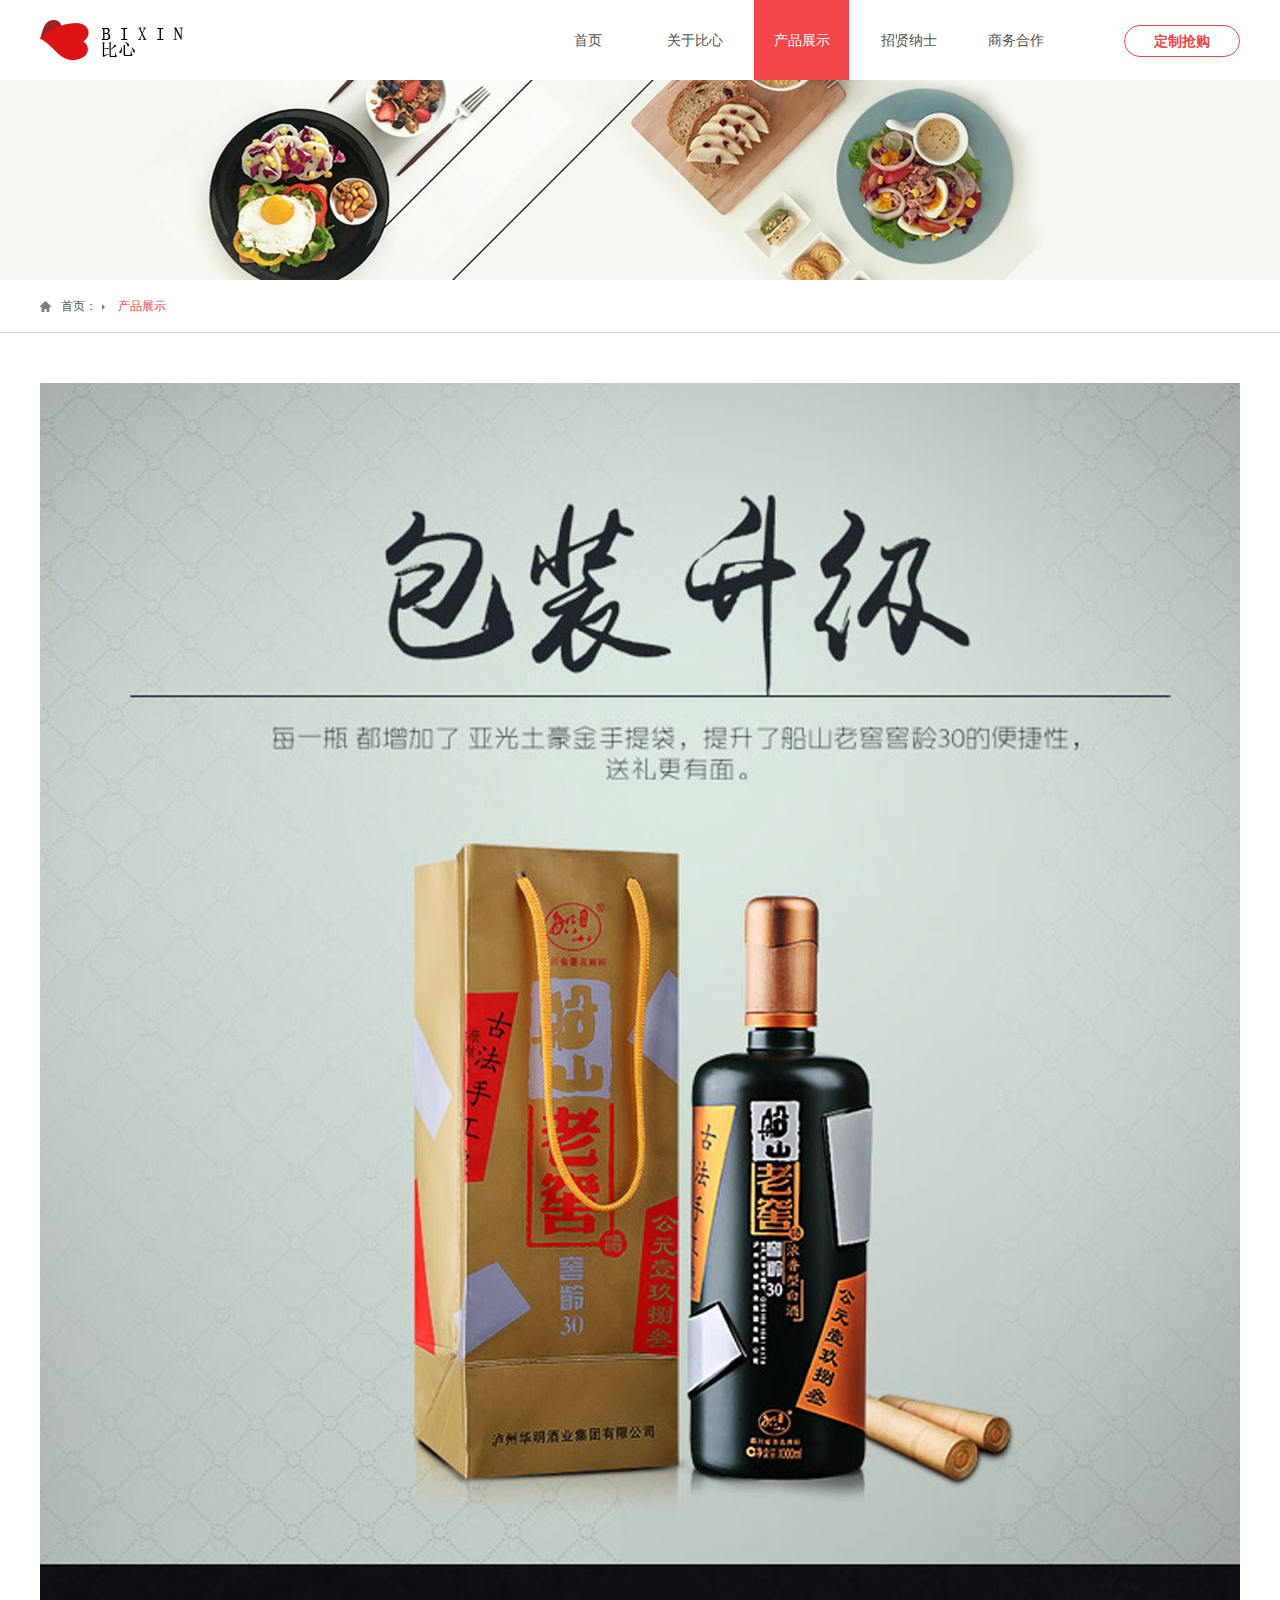
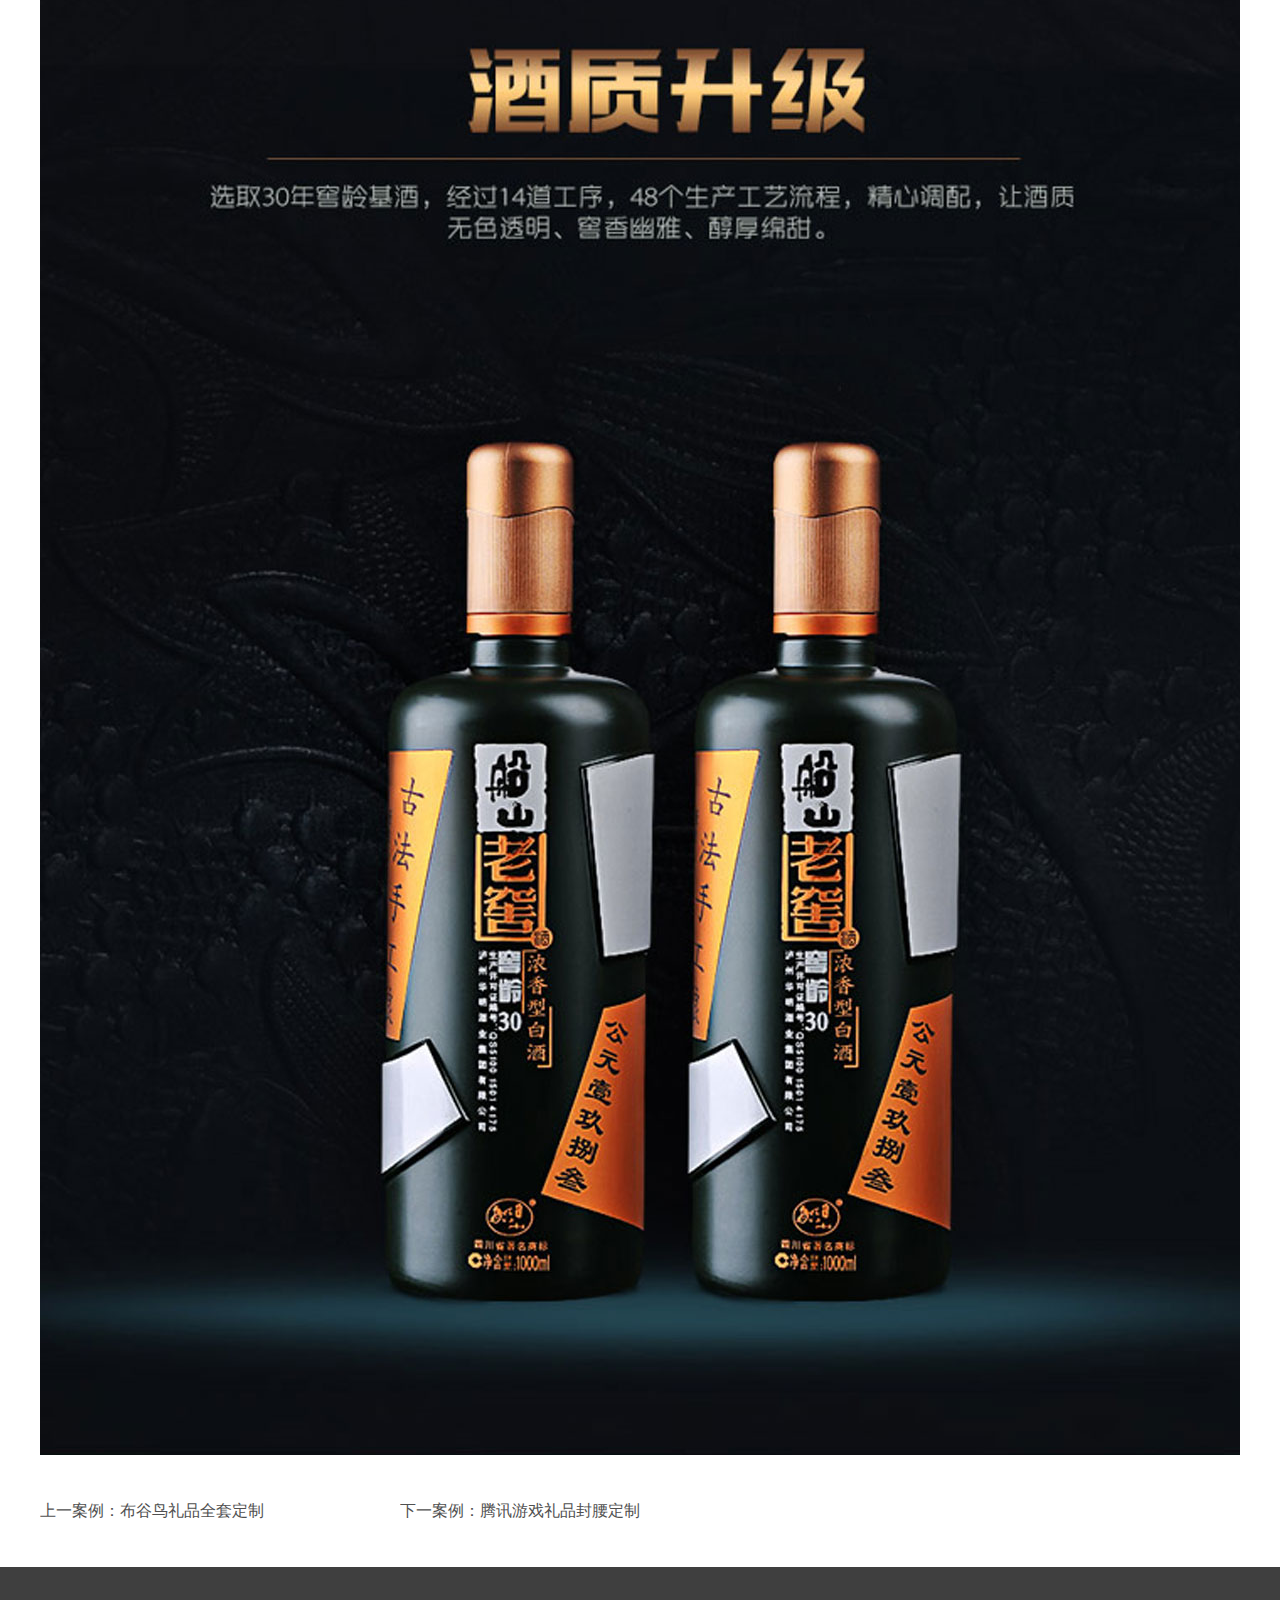
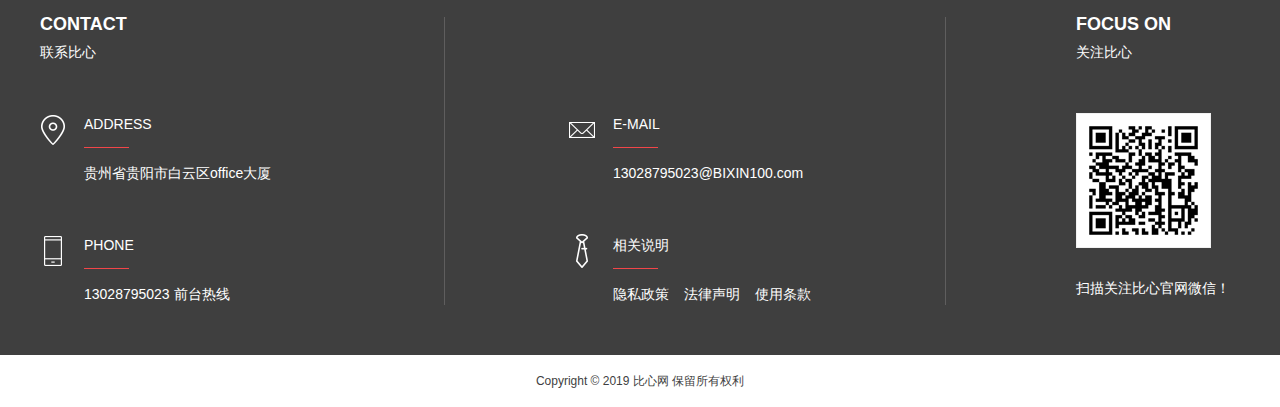
<file: product.html>
﻿
<!DOCTYPE html>
<html>
<head>
    <meta charset="UTF-8">
    <title>产品展示</title>
    <link rel="stylesheet" href="css/default.css" />
    <link rel="stylesheet" href="css/index.css" />
    <script type="text/javascript" src="js/jquery-1.8.0.min.js"></script>
    <script type="text/javascript" src="js/jquery.superslide.2.1.1.js"></script>
    <script type="text/javascript" src="js/index.js"></script>
</head>
<body>
    <!--header-->
    <div class="headerWrap">
        <div class="header w1200 cleafix">
            <!--logo-->
            <div class="logo fl"><a href="#"><img src="picture/logo.png" /></a></div>
            <!--nav-->
            <ul id="nav" class="nav clearfix">
                <li class="nLi">
                    <h3><a href="index.html">首页</a></h3>
                </li>
                <li class="nLi">
                    <h3><a href="about.html">关于比心</a></h3>
                    <ul class="sub">
                        <li><a href="company_overview.html">企业概述</a></li>
                        <li><a href="development.html">发展历程</a></li>
                        <li><a href="enterprise_vision.html">理想愿景</a></li>
                    </ul>
                </li>
                <li class="nLi on">
                    <h3><a href="show.html">产品展示</a></h3>
					<ul class="sub">
					<li><a href="show.html">全套定制</a></li>
					<li><a href="show.html">封腰定制</a></li>
					<li><a href="show.html">礼品册</a></li>
				</ul>
                </li>
                <li class="nLi ">
                    <h3><a href="accepted.html">招贤纳士</a></h3>
                </li>
                <li class="nLi">
                    <h3><a href="cooperation.html">商务合作</a></h3>
                </li>
            </ul>
			<!--定制抢购-->
			<div class="heaR"><a href="qianggou.html">定制抢购</a></div>
        </div>
    </div>
    <!--banner-->
    <div class="z_banner cleafix">
        <a href="#"><img src="picture/z_banner1.jpg"></a>
    </div>
    <!--addresss-->
    <div class="addresswrap cleafix">
        <div class="addresss">
            <h2><a href="#">首页：</a><img src="picture/zjt_icon.png"><a class="cur" href="#">产品展示</a></h2>
        </div>
    </div>
    <!--产品展示 页面主体部分-->
    <div class="productMain">
        <div class="product w1200">
            <i><img src="picture/img4.jpg" /></i>
            <p><a href="#">上一案例：布谷鸟礼品全套定制</a><a href="#">下一案例：腾讯游戏礼品封腰定制</a></p>
        </div>
    </div>
   <!--footer-->
<div class="footerWrap">
	<div class="footer w1200 cleafix">
		<ul>
			<li>
				<h2>CONTACT</h2>
				<h3>联系比心</h3>
				<div class="fooM cleafix">
					<i><img src="picture/ico_btn1.png"></i>
					<div class="divTxt fl">
						<h4>ADDRESS</h4>
						<em></em>
						<p>贵州省贵阳市白云区office大厦</p>
					</div>
				</div>
				<div class="fooM cleafix">
					<i><img src="picture/ico_btn2.png"></i>
					<div class="divTxt fl">
						<h4>PHONE</h4>
						<em></em>
						<p>13028795023   前台热线</p>
					</div>
				</div>
			</li>
			<li>
				<h2>&nbsp;</h2>
				<h3>&nbsp;</h3>
				<div class="fooM cleafix">
					<i><img src="picture/ico_btn3.png"></i>
					<div class="divTxt fl">
						<h4>E-MAIL</h4>
						<em></em>
						<p>13028795023@BIXIN100.com</p>
					</div>
				</div>
				<div class="fooM cleafix">
					<i><img src="picture/ico_btn4.png"></i>
					<div class="divTxt fl">
						<h4>相关说明</h4>
						<em></em>
						<p><a href="#">隐私政策</a><a href="#">法律声明</a><a href="#">使用条款</a></p>
					</div>
				</div>
			</li>
			<li>
				<h2>FOCUS  ON</h2>
				<h3>关注比心</h3>
				<span><img src="picture/webchat.png" /></span>
				<p>扫描关注比心官网微信！</p>
			</li>
		</ul>
	</div>
	<div class="fooTxt">Copyright © 2019  比心网  保留所有权利 <a href="#" target="_blank"></a></div>
</div>
</body>
</html>
</file>
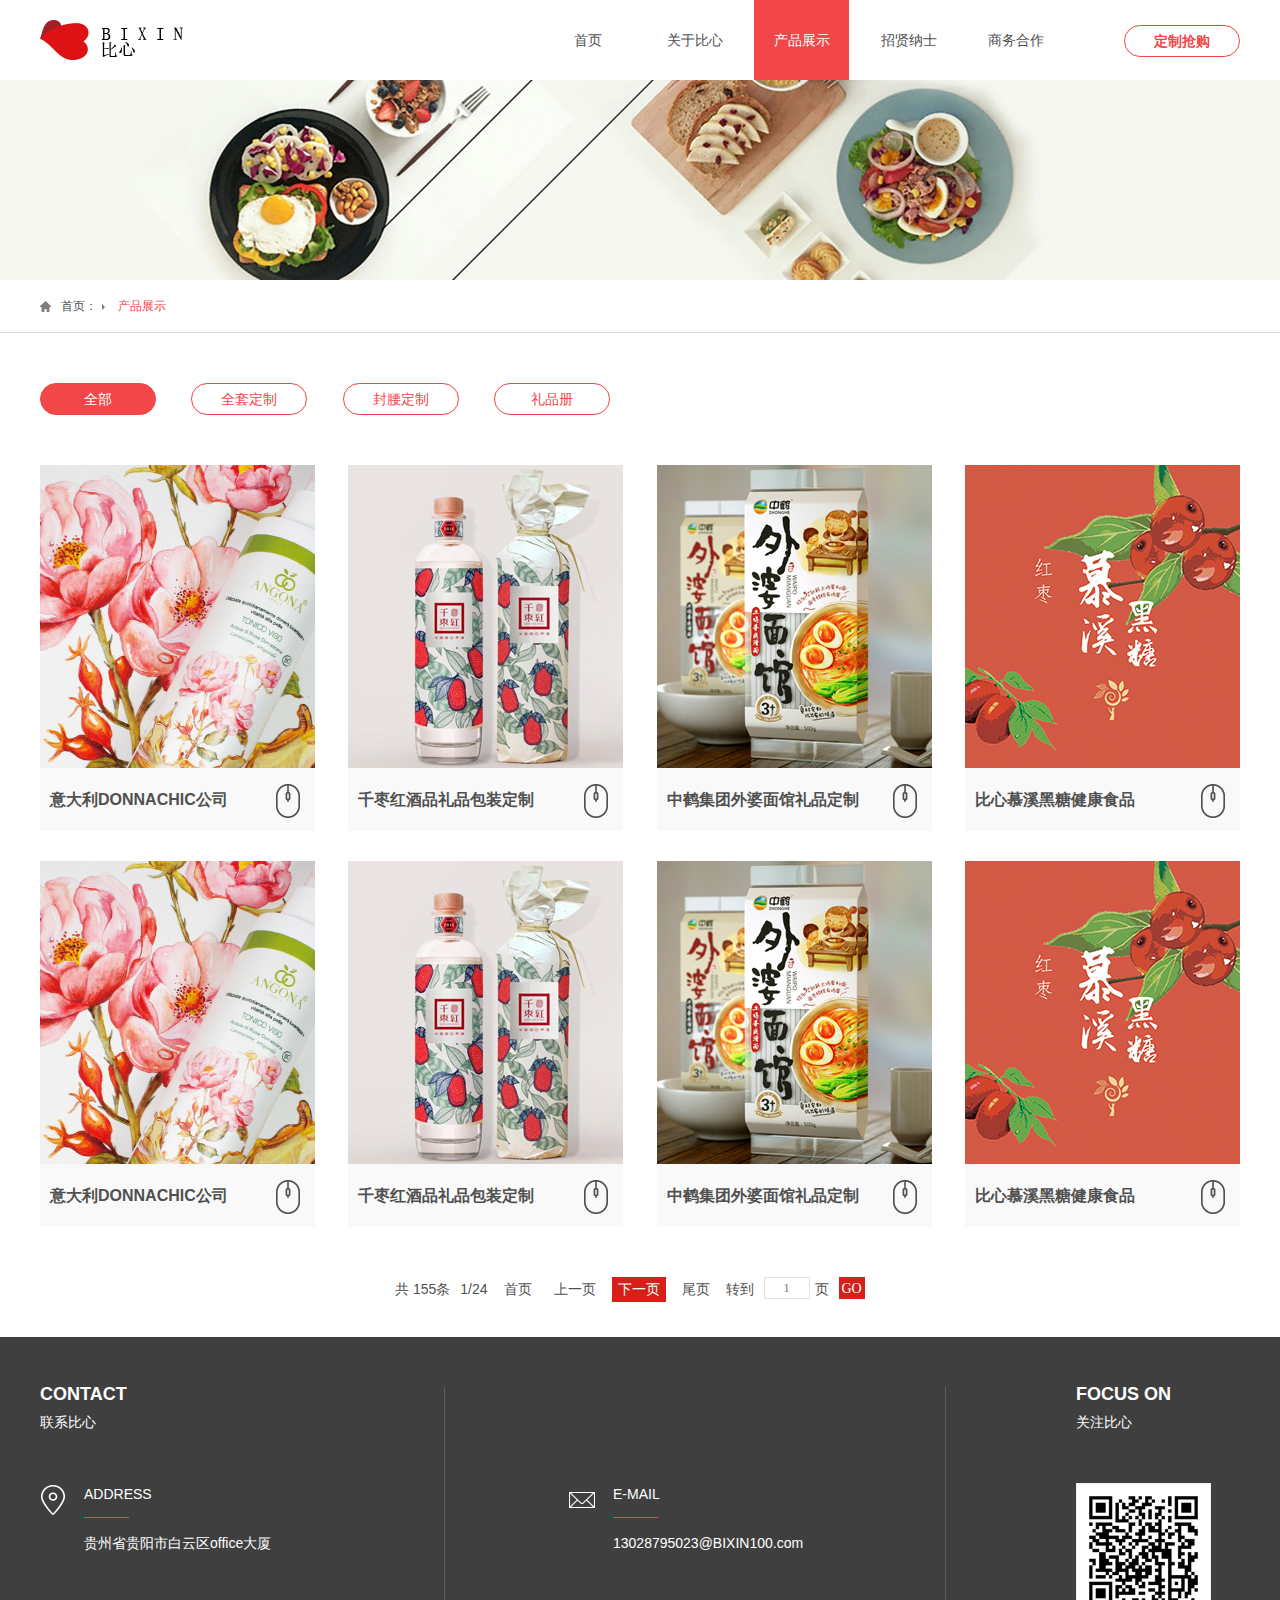
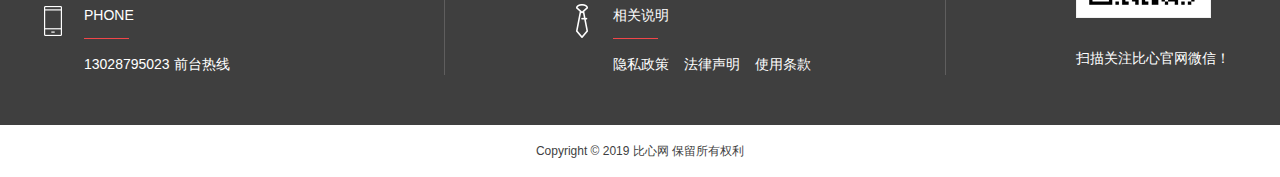
<file: show.html>
﻿<!DOCTYPE html>
<html>
<head>
<meta charset="UTF-8">
<title>产品展示</title>
<link rel="stylesheet" href="css/default.css" />
<link rel="stylesheet" href="css/index.css" />
<script type="text/javascript" src="js/jquery-1.8.0.min.js" ></script>
<script type="text/javascript" src="js/jquery.superslide.2.1.1.js" ></script>
<script type="text/javascript" src="js/index.js" ></script>
</head>
<body>
<!--header-->
<div class="headerWrap cleafix">
	<div class="header w1200 cleafix">
		<!--logo-->
		<div class="logo fl"><a href="#"><img src="picture/logo.png" /></a></div>
		<!--nav-->
		<ul id="nav" class="nav clearfix">
			<li class="nLi">
				<h3><a href="index.html">首页</a></h3>
			</li>
			<li class="nLi">
				<h3><a href="about.html">关于比心</a></h3>
				<ul class="sub">
					<li><a href="company_overview.html">企业概述</a></li>
					<li><a href="development.html">发展历程</a></li>
					<li><a href="enterprise_vision.html">理想愿景</a></li>
				</ul>
			</li>
			<li class="nLi on">
				<h3><a href="show.html">产品展示</a></h3>
				<ul class="sub">
					<li><a href="show.html">全套定制</a></li>
					<li><a href="show.html">封腰定制</a></li>
					<li><a href="show.html">礼品册</a></li>
				</ul>
			</li>
			<li class="nLi ">
				<h3><a href="accepted.html">招贤纳士</a></h3>
			</li>
			<li class="nLi">
				<h3><a href="cooperation.html">商务合作</a></h3>
			</li>
		</ul>
		<!--定制抢购-->
		<div class="heaR"><a href="qianggou.html">定制抢购</a></div>
	</div>
</div>
<!--banner-->
<div class="z_banner cleafix">
	<a href="#"><img src="picture/z_banner1.jpg"></a>
</div>
<!--addresss-->
<div class="addresswrap cleafix">
	<div class="addresss">
		<h2><a href="#">首页：</a><img src="picture/zjt_icon.png"><a href="#" class="cur">产品展示</a></h2>
	</div>
</div>
<!--content-->
<div class="show_con">
	<div class="show_top">
		<a class="cur" href="javascript:;">全部</a>
		<a href="javascript:;">全套定制</a>
		<a href="javascript:;">封腰定制</a>
		<a href="javascript:;">礼品册</a>
	</div>
	<div class="show_bot">
		<ul class="cleafix">
			<li>
				<a href="product.html">
					<i><img src="picture/pic1.jpg"></i>
					<p>意大利DONNACHIC公司<em></em></p>
				</a>
			</li>
			<li>
				<a href="product.html">
					<i><img src="picture/pic2.jpg"></i>
					<p>千枣红酒品礼品包装定制<em></em></p>
				</a>
			</li>
			<li>
				<a href="product.html">
					<i><img src="picture/pic3.jpg"></i>
					<p>中鹤集团外婆面馆礼品定制<em></em></p>
				</a>
			</li>
			<li>
				<a href="product.html">
					<i><img src="picture/pic4.jpg"></i>
					<p>比心慕溪黑糖健康食品<em></em></p>
				</a>
			</li>
			<li>
				<a href="product.html">
					<i><img src="picture/pic1.jpg"></i>
					<p>意大利DONNACHIC公司<em></em></p>
				</a>
			</li>
			<li>
				<a href="product.html">
					<i><img src="picture/pic2.jpg"></i>
					<p>千枣红酒品礼品包装定制<em></em></p>
				</a>
			</li>
			<li>
				<a href="product.html">
					<i><img src="picture/pic3.jpg"></i>
					<p>中鹤集团外婆面馆礼品定制<em></em></p>
				</a>
			</li>
			<li>
				<a href="product.html">
					<i><img src="picture/pic4.jpg"></i>
					<p>比心慕溪黑糖健康食品<em></em></p>
				</a>
			</li>
			
		</ul>
	</div>
	<div class="page_turning">
		<div class="page">
			<span>共 155条</span>
			<i>1 </i><span class="total">/24</span>
			<a href="#" class="ye">首页</a>
			<a href="#" class="ye">上一页</a>
			<a href="#" class="ye cur">下一页</a>
			<a href="#" class="ye">尾页 </a>
			<span>转到</span>
			<input class="pageTxt" type="text" placeholder="1" />
			<span>页</span>
			<input type="button" class="button" value="GO" />
		</div>
	</div>
</div>
<!--footer-->
<div class="footerWrap">
	<div class="footer w1200 cleafix">
		<ul>
			<li>
				<h2>CONTACT</h2>
				<h3>联系比心</h3>
				<div class="fooM cleafix">
					<i><img src="picture/ico_btn1.png"></i>
					<div class="divTxt fl">
						<h4>ADDRESS</h4>
						<em></em>
						<p>贵州省贵阳市白云区office大厦</p>
					</div>
				</div>
				<div class="fooM cleafix">
					<i><img src="picture/ico_btn2.png"></i>
					<div class="divTxt fl">
						<h4>PHONE</h4>
						<em></em>
						<p>13028795023   前台热线</p>
					</div>
				</div>
			</li>
			<li>
				<h2>&nbsp;</h2>
				<h3>&nbsp;</h3>
				<div class="fooM cleafix">
					<i><img src="picture/ico_btn3.png"></i>
					<div class="divTxt fl">
						<h4>E-MAIL</h4>
						<em></em>
						<p>13028795023@BIXIN100.com</p>
					</div>
				</div>
				<div class="fooM cleafix">
					<i><img src="picture/ico_btn4.png"></i>
					<div class="divTxt fl">
						<h4>相关说明</h4>
						<em></em>
						<p><a href="#">隐私政策</a><a href="#">法律声明</a><a href="#">使用条款</a></p>
					</div>
				</div>
			</li>
			<li>
				<h2>FOCUS  ON</h2>
				<h3>关注比心</h3>
				<span><img src="picture/webchat.png" /></span>
				<p>扫描关注比心官网微信！</p>
			</li>
		</ul>
	</div>
	<div class="fooTxt">Copyright © 2019  比心网  保留所有权利 <a href="#" target="_blank"></a></div>
</div>
</body>
</html>
</file>
<file: css/index.css>
﻿
/*banner */
.slideBox {
	width: 100%;
	height: auto;
	overflow: hidden;
	position: relative;
}
.slideBox .hd {
	width: 100%;
	height: 15px;
	overflow: hidden;
	position: absolute;
	left: 0;
	bottom: 21px;
	z-index: 1;
	*width: 102px;
	*left: 50%;
	*margin-left: -51px;
}
.slideBox .hd ul {
	overflow: hidden;
	zoom: 1;
	*float: left;
	text-align: center;
}
.slideBox .hd ul li {
	*float: left;
	display: inline-block;
	margin: 0 13px;
	width: 8px;
	height: 8px;
	border-radius: 50px;
	background: #fff;
	cursor: pointer;
}
.slideBox .hd ul li.on {
	background: #dd1215;
}
.slideBox .bd {
	position: relative;
	z-index: 0;
	width:100%;
	margin: 0 auto;
}
.slideBox .bd li {
	position: relative;
	zoom: 1;
	vertical-align: middle;
}
.slideBox .bd a img {
	width: 100%;
	height: auto;
	display: block;
}
.More{
	text-align: center;
	padding-bottom: 5px;
}
.More a,
.cooper .cooForm .formBut{
	display: inline-block;
	width: 116px;
	height: 32px;
	margin: 35px auto 0;
	border: 1px solid #f24649;
	background: #fff;
	border-radius: 50px;
	font-size: 14px;
	color: #f24649;
	text-align: center;
	line-height: 32px;
}
.show_bot h3 a{
	margin-top: 50px;
}
.More a:hover,
.cooper .cooForm .formBut:hover{
	background: #f24649;
	color: #fff;
}
/*页面主体部分*/
.mainBox{
	width: 100%;
	height: auto;
	border-bottom: 1px solid #e3e0db;
	padding-bottom: 50px;
}
.mainBox1{
	border-bottom: none;
}
.mainBox2{
	background: #eee;
	padding-bottom: 27px;
	border-bottom: none;
}
.main{
	height: auto;
	padding-top: 40px;
}
.main .mainTitle{
	width: 100%;
	height: auto;
	text-align: center;
}
.main .mainTitle h2{
	width: 100%;
	height: 36px;
	overflow: hidden;
	line-height: 36px;
	font-size: 20px;
	color: #505050;
	font-weight: bold;
}
.main .mainTitle h3{
	width: 100%;
	margin-bottom: 10px;
	height: 32px;
	overflow: hidden;
	line-height: 32px;
	font-size: 14px;
	color: #505050;
}
.main .mainTitle em{
	display: inline-block;
	width: 32px;
	height: 2px;
	background: #dd1215;
}
/*商城 活动_图片轮播*/
.Picshuff{
	width: 100%;
	height: auto;
}
.Picshuff h2{
	margin-top: 40px;
	line-height: 36px;
	font-size: 18px;
	color: #505050;
	text-align: center;
}
.Picshuff h3{
	text-align: center;
}
.Picshuff h3 a{
	margin-top: 61px;
}
.Picshuff p{
	line-height: 24px;
	font-size: 14px;
	color: #9b9b9b;
	text-align: center;
}
.picScroll-left {
	width: 100%;
	height: 84px;
	position: relative;
	margin-top: 50px;
}
.picScroll-left .hd {
	position: absolute;
	left: 0;
	top: 0;
	overflow: hidden;
	width: 100%;
	height: 84px;
}
.picScroll-left .prev,
.picScroll-left .next {
	position: absolute;
	left: 0;
	top: 50%;
	margin-top: -15px;
	display: block;
	width:30px;
	height: 30px;
	overflow: hidden;
	cursor: pointer;
	border-radius: 50px;
	background: url(../images/next.png) 0 0 no-repeat;
	-moz-transition: none;
	-webkit-transition: none;
	-o-transition: none;
	transition: none;
}
.picScroll-left .next{
	left: auto;
	right:0;
	background-position: right 0;
}
.picScroll-left .prev:hover{
	border-radius: 50px;
	background: #f24649 url(../images/next.png) 0 bottom no-repeat;
}
.picScroll-left .next:hover{
	border-radius: 50px;
	background: #f24649 url(../images/next.png) right bottom no-repeat;
}
.picScroll-left .bd {
	position: absolute;
	top: 0;
	left: 50%;
	margin-left: -495px;
	width:990px;
	overflow: hidden;
}
.picScroll-left .bd ul {
	width: 100%;
	overflow: hidden;
	zoom: 1;
}
.picScroll-left .bd ul li {
	margin: 0 130px;
	width:70px;
	height: 84px;
	float: left;
	_display: inline;
	overflow: hidden;
	text-align: center;
}

.picScroll-left .bd ul li a{
	display: block;
}
.picScroll-left .bd ul li a i{
	display: inline-block;
	width: 69px;
	height: 50px;
}
.picScroll-left .bd ul li a i.ico{
	background: url(../images/pic_btn1.png) no-repeat;
}
.picScroll-left .bd ul li a i.ico1{
	background: url(../images/pic_btn2.png) no-repeat;
}
.picScroll-left .bd ul li a i.ico2{
	background: url(../images/pic_btn3.png) no-repeat;
}
.picScroll-left .bd ul li a:hover i.ico{
	background: url(../images/pic_btn1_hov.png) no-repeat;
}
.picScroll-left .bd ul li a:hover i.ico1{
	background: url(../images/pic_btn2_hov.png) no-repeat;
}
.picScroll-left .bd ul li a:hover i.ico2{
	background: url(../images/pic_btn3_hov.png) no-repeat;
}
.picScroll-left .bd ul li a p{
	width: 100%;
	height: 34px;
	text-align: center;
	font-size: 16px;
	line-height: 34px;
	color: #505050;
}
.picScroll-left .bd ul li a:hover p{
	color: #f24649;
}
/*饭心服务*/
.server_b {
	width: 100%;
	margin: 50px auto 0;
	height: 409px;
	overflow: hidden;
	position: relative;
}

.server_b .hd {
	width: 100%;
	height: 15px;
	overflow: hidden;
	position: absolute;
	left: 0;
	bottom: 0;
	z-index: 1;
	*width: 102px;
	*left: 50%;
	*margin-left: -51px;
}

.server_b .hd ul {
	overflow: hidden;
	zoom: 1;
	*float: left;
	text-align: center;
}

.server_b .hd ul li {
	*float: left;
	display: inline-block;
	margin: 0 13px;
	width: 8px;
	height: 8px;
	border-radius: 50px;
	background: #535458;
	cursor: pointer;
}

.server_b .hd ul li.on {
	background: #dd1215;
}

.server_b .bd {
	position: relative;
	z-index: 0;
	width: 100%;
	margin: 0 auto;
}

.server_b .bd li {
	width: 100%;
	zoom: 1;
	vertical-align: middle;
	float: left;
}
.server_b .bd li div{
	float: left;
	width: 560px;
	height: auto;
}
.server_b .bd li div .serTxt{
	position: relative;
	width: 500px;
	height: auto;
	padding: 20px 30px;
	background: #fff;
	text-align: center;
}
.server_b .bd li div a{
	color: #505050;
}
.server_b .bd li div .serTxt h2{
	width: 100%;
	height: 50px;
	line-height: 50px;
	overflow: hidden;
	font-size: 18px;
	font-weight: bold;
}
.server_b .bd li div .serTxt em{
	display: inline-block;
	width: 32px;
	height: 1px;
	background: #f24649;
}
.server_b .bd li div .serTxt p{
	width: 100%;
	height: 40px;
	line-height: 40px;
	overflow: hidden;
	font-size: 14px;
	font-weight: bold;
}
.server_b .bd li div .serTxt span{
	position: absolute;
	right: 30px;
	top: 59px;
	display: inline-block;
	width: 20px;
	height: 20px;
	background: url(../images/ico_btn5.png) no-repeat;
}
.server_b .bd li div .serPic{
	width: 100%;
	height: 228px;
	overflow: hidden;
}
.server_b .bd li div .serPic img{
	display: block;
	width: 100%;
	transition: 1s;
	-moz-transition: 1s;
	-webkit-transition: 1s;
	-o-transition: 1s;
}
.server_b .bd li div .serPic:hover img,
.server_b .bd li div .serPic.hover img {
  transform: scale(1.2);
  -webkit-transform: scale(1.2);
  -moz-transform: scale(1.2);
  -o-transform: scale(1.2)
}
.server_b .bd li div a:hover{
	color: #f24649;
}
/*饭心客户*/
.customer{
	width: 100%;
	height: auto;
	margin-top: 50px;
}
.customer ul{
	width: 100%;
	height: auto;
	float: left;
}
.customer ul li{
	width: 220px;
	height: 92px;
	float: left;
	margin-right: 25px;
	margin-top: 24px;
}
.customer ul li a{
	display: block;
	padding: 1px;
	width: 216px;
	height: 88px;
	overflow: hidden;
	border: 1px solid #e3e3e3;
}
.customer ul li a img{
	display: block;
	width: 100%;
}
.customer ul li a:hover{
	border: 1px solid #f24649;
	box-shadow: 0 0 5px #f24649;
}
/*产品展示 页面主体部分*/
.productMain{
	width: 100%;
	height: auto;
	margin-top: 50px;
}
.product{
	height: auto;
}
.product i{
	display: block;
}
.product i img{
	display: block;
	width: 100%;
}
.product p{
	width: 100%;
	height: 36px;
	padding: 38px 0;
}
.product p a{
	width: 260px;
	height: 36px;
	line-height: 36px;
	display: inline-block;
	margin-right: 100px;
	font-size: 16px;
	color: #505050;
	white-space: nowrap;
	text-overflow: ellipsis;
	overflow: hidden;
}
.product p a:hover{
	color: #f24649;
}
/*商务合作   页面主体部分*/
.cooperMain{
	width: 100%;
	height: auto;
}
.cooper{
	width: 830px;
	margin: 0 auto;
	height: auto;
}
.cooper h2{
	padding: 42px 0 36px;
	width: 100%;
	height: 42px;
	line-height: 42px;
	font-size: 18px;
	color: #505050;
	font-weight: bold;
	text-align: center;
}
.cooper .cooForm{
	width: 100%;
	height: auto;
}
.cooper .cooForm h1{
	width: 100%;
	height: auto;
}
.cooper .cooForm h1 .formTxt{
	float: left;
	width: 363px;
	height: 42px;
	line-height: 42px;
	border-radius: 50px;
	padding: 0 10px;
	border: 1px solid #929090;
	color: #9b9b9b;
	font-size: 16px;
}
.cooper .cooForm textarea{
	margin-top: 54px;
	width: 808px;
	border-radius: 22px;
	height: 210px;
	padding: 0 10px;
	border: 1px solid #929090;
	line-height: 42px;
	color: #9b9b9b;
	font-size: 16px;
}
.cooper .cooForm .formBut{
	display: block;
	margin: 50px auto;
	-moz-transition: all 0.3s ease-in;
	-webkit-transition: all 0.3s ease-in;
	-o-transition: all 0.3s ease-in;
	transition: all 0.3s ease-in;
	cursor: pointer;
}
/*招贤纳士  页面主体部分*/
.accepMain{
	width: 100%;
	height: auto;
	margin-top: 36px;
}
.accep{
	height: auto;
}
.accepTitle{
	position: relative;
	width: 100%;
	height: 47px;
	border-bottom: 1px solid #d7d7d7;
}
.accepTitle span{
	position: absolute;
	top: 0;
	left: 0;
	height: 46px;
	border-bottom: 2px solid #f24649;
	padding: 0 12px;
	line-height: 46px;
	font-size: 20px;
	color: #f24649;
	font-weight: bold;
}
.accepBom{
	width: 100%;
	height: auto;
	margin-top: 40px;
	padding-bottom: 20px;
}
.accepBom ul{
	width: 100%;
	height: auto;
	float: left;
}
.accepBom ul li{
	float: left;
	width: 556px;
	height: auto;
	border: 1px solid #e0e0e0;
	margin-bottom: 20px;
}
.accepBom ul li.cur{
	float: right;
}
.accepBom ul li h2{
	position: relative;
	padding: 0 28px;
	background: #e0e0e0;
	height: 54px;
	line-height: 54px;
	font-size: 18px;
	color: #2e2e2e;
	font-weight: bold;
}
.accepBom ul li h2 span{
	position: absolute;
	right: 28px;
	top: 0;
	display: inline-block;
	font-weight: normal;
	font-size: 14px;
	cursor: pointer;
	color: #5f5f5f;
	cursor: pointer;
}
.accepBom ul li h2 span:hover{
	color: #f24649;
}
.accList{
	height: 181px;
	overflow: hidden;
	padding: 17px 28px 14px;
	background: #fcfcfc;
}
.accList h3{
	height: 32px;
	line-height: 32px;
	overflow: hidden;
	font-size: 14px;
	color: #505050;
	font-weight: bold;
}
.accList p{
	font-size: 14px;
	color: #969696;
	line-height: 30px;
}
.resume{
	padding: 20px 29px 30px;
}
.resume p{
	line-height: 30px;
	font-size: 14px;
	color: #6e6e6e;
}
.resume p span{
	color: #404040;
}
/*弹出层*/
#TB_overlayBG{
	position:absolute;
	z-index:101;
	left:0;
	top:0;
	display:none;
	width:100%;
	height:100%;
	background: url(../images/ico_btn6.png) repeat;
}
.layer{
	width: 880px;
	height: auto;
	position: absolute;
	top: 35%;
	left: 50%;
	margin-left: -440px;
	z-index: 3000;
	display: none;
	background: #fcfcfc;
}
.layer .close{
	width: 25px;
	height: 24px;
	position: absolute;
	top: 15px;
	right: 17px;
	cursor: pointer;
}
.layer .close img{
	display: block;
	width: 100%;
	-moz-transition: all 0.3s ease-in;
	-webkit-transition: all 0.3s ease-in;
	-o-transition: all 0.3s ease-in;
	transition: all 0.3s ease-in;
}
.layer .close img:hover{
	transform: rotate(180deg);
    -ms-transform: rotate(180deg);
    -moz-transform: rotate(180deg);
    -webkit-transform: rotate(180deg);
    -o-transform: rotate(180deg);
}
.layer h2{
	width: 770px;
	height:54px;
	line-height: 54px;
	background: #f24649;
	padding: 0 80px 0 30px;
	font-size: 18px;
	font-weight: bold;
	color: #fcfcfc;
}
.layer .accList{
	height: auto;
	padding-bottom: 30px;
}
.layer .accList .accH3{
	margin-top: 50px;
}



/*版权声明*/
/*banner*/
.z_banner{
	width: 100%;
	height: auto;
	margin: 0 auto;
	overflow: hidden;
}
.z_banner a img{
	display: block;
	width: 100%;
}
/*addresss*/
.addresswrap{
	width: 100%;
	height: auto;
	margin: 0 auto;
	overflow: hidden;
	border-bottom: 1px solid #d8d8d8;
}
.addresss{
	width: 1200px;
	height: auto;
	margin: 0 auto;
	overflow: hidden;
}
.addresss h2{
	display: block;
	font-size: 12px;
	height: 52px;
	line-height: 52px;
	background: url(../images/home_icon.png) no-repeat 0 center;
	text-indent:16px;
	position: relative;
}
.addresss h2 a{
	color: #505050;
	margin: 0 5px;
	*position: relative;
	*top: 0px;
}
.addresss h2 a:hover,
.addresss h2 a.cur{
	color: #f24649;
}
.addresss h2 img{
	position: relative;
	margin-top: 24px;
	*margin-top:5px;
	margin-right: 8px;
}
/*content*/
.copyright_con,
.show_con,
.develop_con{
	width: 1200px;
	height: auto;
	overflow: hidden;
	margin: 0 auto;
	padding-bottom: 40px;
}
.copyright_con h2{
	font-size: 18px;
	color: #505050;
	font-weight: bold;
	text-align: center;
	padding: 45px 0 30px 0;
}
.copyright_con p{
	font-size: 14px;
	color: #505050;
	line-height: 36px;
}
/*产品展示*/
.show_con{
	padding-bottom: 0;
}
.show_top{
	display: block;
	width: 100%;
	margin: 50px auto;
}
.show_top a{
	display: inline-block;
	width: 114px;
	height: 30px;
	text-align: center;
	line-height: 30px;
	border: 1px solid #f24649;
	border-radius: 50px;
	font-size: 14px;
	color: #f24649;
	margin-right: 32px;
}
.show_top a.cur{
	background: #f24649;
	color: #fff;
}
.show_bot{
	width: 100%;
	margin: 0px auto;
	height: auto;
	overflow: hidden;
	text-align: center;
}
.show_bot1{
	margin-top: 50px;
}
.show_bot li{
	width:22.916%;
	float: left;
	background: #fff;
	margin-right:2.7786%;
	margin-bottom: 30px;
}
.show_bot li a{
	display: block;
	width: 100%;
	overflow: hidden;
}
.show_bot li a i{
	display: block;
	height: 303px;
	overflow: hidden;
}
.show_bot li img{
	display: block;
	width: 100%;
	float: left;
	transition: 1s;
	-moz-transition: 1s;
	-webkit-transition: 1s;
	-o-transition: 1s;
}
.show_bot li:hover img,
.show_bot li.hover img {
  transform: scale(1.2);
  -webkit-transform: scale(1.2);
  -moz-transform: scale(1.2);
  -o-transform: scale(1.2)
}
.show_bot li p{
	float: left;
	display: block;
	width: 100%;
	height:63px;
	line-height:63px;
	font-size: 16px;
	color: #505050;
	font-weight: bold;
	background: #f9f9f9;
	text-align: left;
	text-indent: 10px;
	margin-top: 0;
}
.show_bot li p em{
	display: inline-block;
	float: right;
	margin-right:15px;
	width: 24px;
	height: 34px;
	margin-top: 16px;
	transition: all 0.3s ease;
	background: url(../images/z_sb_icon.png) no-repeat 0 0;
	*position: relative;
	*top: -63px;
}
.show_bot li a:hover p{
	background: #f24649;
	color: #fff;
}
.show_bot li a:hover em{
	background: url(../images/z_sb_icon.png) no-repeat 0 -34px;
}
.page_turning{
	width: 1200px;
	margin: 0 auto;
	height:60px;
	overflow: hidden;
	text-align: center;
	padding-top: 20px;
}
.page_turning .page{
	width:490px;
	*width:470px;
	margin: 0 auto;
	height: auto;
	overflow: hidden;
}
.page_turning span ,
.page_turning a.ye,
.page_turning i{
	float: left;
	font-size: 14px;
	color: #505050;
	margin-right: 10px;
}
.page_turning i{
	margin-right: 0;
	font-style: normal;
	color: #505050;
}
.page_turning span ,
.page_turning i{
	margin-top: 2px;
}
.page_turning a.ye{
	display: inline-block;
	padding: 2px 6px;
}
.page_turning a.ye:hover,
.page_turning a.ye.cur{
	color: #fff;
	background: #d61f19;
}
.page_turning input.button{
	float: left;
	display: inline-block;
	width: 26px;
	height: 22px;
	background: #d61f19;
	color: #fff;
	font-size: 14px;
	cursor: pointer;
}
.page_turning .page .pageTxt{
	float: left;
	width: 44px;
	margin-right: 5px;
	height: 20px;
	color: #D51F19;
	border: 1px solid #e1e1e1;
	text-align: center;
	line-height: 20px;
}
/*发展历程*/
.develop_con{
	margin: 50px auto 0;
	padding-bottom: 0;
}
.develop_L{
	float: left;
	width: 235px;
}
.develop_L dl{
	display: block;
	width: 100%;
	background: #f6f6f6;
	overflow: hidden;
	padding-bottom: 20px;
}
.develop_L dl dt{
	display: block;
	width: 100%;
	height: 45px;
	line-height: 45px;
	background: #f24649;
	font-size: 16px;
	color: #ffffff;
	text-align: center;
	margin-bottom:35px;
}
.develop_L dl dd{
	margin-top:20px;
	text-align: center;
}
.develop_L dl dd a{
	display: inline-block;
	width: 114px;
	height: 30px;
	margin: 0 auto;
	text-align: center;
	line-height: 30px;
	border: 1px solid #f6f6f6;
	border-radius: 50px;
	font-size: 14px;
	color: #505050;
}
.develop_L dl dd a:hover,
.develop_L dl dd a.cur{
	color: #f24649;
	border: 1px solid #f24649;
}
.develop_R{
	float: left;
	margin-left: 45px;
	width:920px;
	padding-bottom: 50px;
}
.develop-list {
	width: 822px;
	margin: 0 auto;
	position: relative;
	min-height: 455px;
}
.develop-list .develop-line {
	position: absolute;
	top: 30px;
	left: 47.4%;
	width: 2px;
	height:877px;
	background: #505050;
}
.develop-list-left {
	width: 397px;
	height: 113px;
	position: relative;
	margin-right: 430px;
	color: #424a5b;
}
.develop-list-right {
	width: 442px;
	height: 113px;
	position: relative;
	margin-left: 382px;
	color: #424a5b;
}
.ico-dev-leader {
	display: block;
	width: 10px;
	height: 10px;
	background: #fff;
	border: 2px solid #505050;
	-webkit-border-radius: 50%;
	border-radius: 50%;
	-moz-border-radius: 50%;
	position: absolute;
}
.develop-list-left em.ico-dev-leader {
	top: 30px;
	right: 0;
}
.develop-list-right em.ico-dev-leader {
	top: 30px;
	left: 0;
}
.develop-list-left h4,
.develop-list-right h4 {
	display: block;
	font-size: 18px;
	line-height: 20px;
	text-align: right;
	font-weight: bold;
}
.develop-list-right h4{
	text-align: left;
}
.develop-list-left p,
.develop-list-right p {
	font-size: 14px;
	line-height: 20px;
	margin-top: 5px;
}
.develop-list-left h4,
.develop-list-left p {
	margin-right: 59px;
}
.develop-list-right h4,
.develop-list-right p {
	margin-left: 65px;
}
/*关于饭心*/
.develop_R table{
	display: block;
	width: 100%;
}
.develop_R table tr td{
	border: 1px solid #787878;
	text-align: center;
}
.develop_R table tr td.td{
	border-right: none;
}
.develop_R table tr td img{
}
.develop_R table tr td p{
	font-size: 16px;
	line-height: 30px;
}
.develop_R table tr td .left{
	float: left;
	width: 500px;
	margin-left: 50px;
	text-align: left;
}
.develop_R table tr td .contact{
	float: right;
	margin-right: 45px;
	width:76px;
	height: 28px;
	text-align: center;
	line-height: 28px;
	background: #f24649;
	border-radius: 2px;
	font-size: 14px;
	color: #fff;
	margin-top:16px;
}
.develop_R table tr td .contact:hover{
	background: #fb6b6e;
}
.develop_R .h2{
	font-size: 16px;
	font-weight: bold;
	color: #505050;
	margin-top: 50px;
}
.develop_R .p1{
	font-size: 14px;
	color: #505050;
	line-height: 36px;
}
/*企业概述*/
.develop_R .title{
	font-size: 36px;
	color: #d4d3d3;
	font-weight: bold;
}
.develop_R h3{
	font-size: 16px;
	color: #f24649;
	font-weight: bold;
	padding: 30px 0 20px 0;
}
.company_con{
	display: block;
	width: 100%;
	height: 80px;
	margin-top: 40px;
	line-height: 80px;
	background: url(../images/z_compbg.png) no-repeat top center;
}
.company_con p{
	font-size:16px;
	color: #505050;
	font-weight: bold;
	text-indent: 205px;
}
.company_con p em{
	display: inline-block;
	margin-left:-65px;
}
</file>
<file: css/default.css>
﻿/** reset **/
body, h1, h2, h3, h4, h5, h6, hr, p, blockquote, dl, dt, dd, ul, ol, li, pre, form, fieldset, legend, button, input, textarea, th, td, img{border:medium none;margin: 0;padding: 0;}
body,button, input, select, textarea{font: 12px/1.5 'Microsoft Yahei',tahoma, Srial, helvetica, sans-serif;}
h1, h2, h3, h4, h5, h6{font-size: 100%;font-weight: normal;}
em{font-style:normal;}
ul, ol{list-style: none;}

a{
	text-decoration: none;color:#333;
	text-decoration: none;
	-moz-transition: all 0.3s ease-in;
	-webkit-transition: all 0.3s ease-in;
	-o-transition: all 0.3s ease-in;
	transition: all 0.3s ease-in;
}
a:hover{
	text-decoration: none;
	-moz-transition: all 0.3s ease-in;
	-webkit-transition: all 0.3s ease-in;
	-o-transition: all 0.3s ease-in;
	transition: all 0.3s ease-in;
}
/*火狐去掉按钮、连接的虚线*/
a:focus, a:active,
button::-moz-focus-inner,
input[type="reset"]::-moz-focus-inner,
input[type="button"]::-moz-focus-inner,
input[type="submit"]::-moz-focus-inner,
select::-moz-focus-inner,
input[type="file"] > input[type="button"]::-moz-focus-inner {
border: 0;
outline : 0;
} 

input,button,select,textarea

{
    outline:none;
	/*-webkit-appearance:none;*/

}

textarea

{

     resize:none;

}
a { text-decoration: none; color: #333; }
a{blr:expression(this.onFocus=this.blur());}
a:focus{outline:none;}
a.hidefocus{outline:none}
/*苹果手机按钮默认样式  去掉*/
 input[type="button"], input[type="submit"], input[type="reset"] {

-webkit-appearance: none;
 border-radius: 0;

}
.button{ border-radius: 0; }
input{font-family: "微软雅黑";}
textarea{font-family: "微软雅黑";}
img{border:0px;  outline-width:0px;  vertical-align:top;}
.cleafix:after{clear:both;content:"\200B";display:block;height:0;}
.cleafix{*zoom:1;}
.fl { float:left;}
.fr { float:right;}
.w1200{ width:1200px; margin:0 auto;}
.hide { display:none;}




/*header*/
.headerWrap{
	width: 100%;
	height: auto;
	position: relative;
	z-index: 100;
}
.header{
	position: relative;
	height: auto;
}
/*logo*/
.header .logo{
	padding: 20px 0;
}
.header .logo img{
	display: block;
}
/*nav*/
.nav {
	float: right;
	margin-right: 165px;
	width: 535px;
	height: 80px;
	position: relative;
	z-index: 1;
}
.nav a {
	font-size: 14px;
	color: #505050;
}
.nav .nLi {
	width: 95px;
	margin-right: 12px;
	float: left;
	position: relative;
	display: inline;
}
.nav .nLi h3 {
	width: 100%;
	height: 80px;
	line-height: 80px;
	float: left;
}
.nav .nLi h3 a {
	display: block;
	text-align: center;
}
.nav .sub {
	display: none;
	width: 95px;
	left: 0;
	top: 80px;
	position: absolute;
	background: url(../images/ico_btn7.png) repeat;
	height: auto;
	padding: 6px 0;
}
.nav .sub li {
	zoom: 1;
	width: 100%;
	height: 46px;
	line-height: 46px;
}
.nav .sub a {
	display: block;
	font-weight: bold;
	color: #fff;
	font-size: 14px;
	text-align: center;
}
.nav .sub a:hover {
	color: #f24649;
}
.nav .on h3 a {
	background: #f24649;
	color: #fff;
}
/*预约提货*/
.header .heaR{
	width: 116px;
	height: 32px;
	position: absolute;
	top: 25px;
	right: 0;
}
.header .heaR a{
	display: inline-block;
	width: 114px;
	height: 30px;
	text-align: center;
	line-height: 30px;
	border: 1px solid #f24649;
	border-radius: 50px;
	font-size: 14px;
	color: #f24649;
	font-weight: bold;
}
.header .heaR a:hover{
	background: #f24649;
	color: #fff;
}
/*footer*/
.footerWrap{
	width: 100%;
	height: auto;
	background: #3f3f3f;
}
.footer{
	height: auto;
	padding: 50px 0;
}
.footer ul{
	width: 100%;
	height: auto;
	float: left;
}
.footer ul li{
	width: 404px;
	height: auto;
	border-right: 1px solid #5f5e5e;
	float: left;
}
.footer ul li.cur{
	padding-left: 124px;
	width: 376px;
}
.footer ul li.cur1{
	width: 154px;
	padding-left: 130px;
	border-right: none;
}
.footer ul li h2{
	position: relative;
	top: -5px;
	width: 100%;
	height: 24px;
	line-height: 24px;
	font-size: 18px;
	color: #fff;
	font-weight: bold;
}
.footer ul li h3{
	width: 100%;
	height: 22px;
	line-height: 22px;
	font-size: 14px;
	color: #fff;
}
.footer ul li .fooM{
	width: 100%;
	height: auto;
	padding-top: 50px;
}
.footer ul li .fooM i{
	display: block;
	width: 26px;
	height: 34px;
	overflow: hidden;
	float: left;
}
.footer ul li .fooM i img{
	display: block;
	width: 100%;
}
.footer ul li .fooM .divTxt{
	width: 320px;
	margin-left: 18px;
}
.footer ul li .fooM .divTxt h4{
	width: 100%;
	height: 22px;
	line-height: 22px;
	font-size: 14px;
	color: #fff;
}
.footer ul li .fooM .divTxt em{
	margin-top: 8px;
	display: inline-block;
	width: 45px;
	height: auto;
	border-bottom: 1px solid #f24649;
}
.footer ul li .fooM .divTxt p{
	margin-top: 9px;
	width: 100%;
	height: 22px;
	line-height: 22px;
	font-size: 14px;
	color: #fff;
}
.footer ul li .fooM .divTxt p a{
	color: #fff;
	margin-right: 15px;
}
.footer ul li .fooM .divTxt p a:hover{
	color: #f24649;
}
.footer ul li.cur1 span{
	display: inline-block;
	width: 133px;
	margin-top: 50px;
	border: 1px solid #f1f1f1;
}
.footer ul li.cur1 span img{
	display: block;
	width: 100%;
}
.footer ul li.cur1 p{
	margin-top: 24px;
	width: 100%;
	height: 22px;
	line-height: 22px;
	font-size: 14px;
	color: #fff;
}
.fooTxt{
	width: 100%;
	background: #fff;
	height: 52px;
	line-height: 52px;
	color: #3f3f3f;
	font-size: 12px;
	text-align: center;
}
</file>
